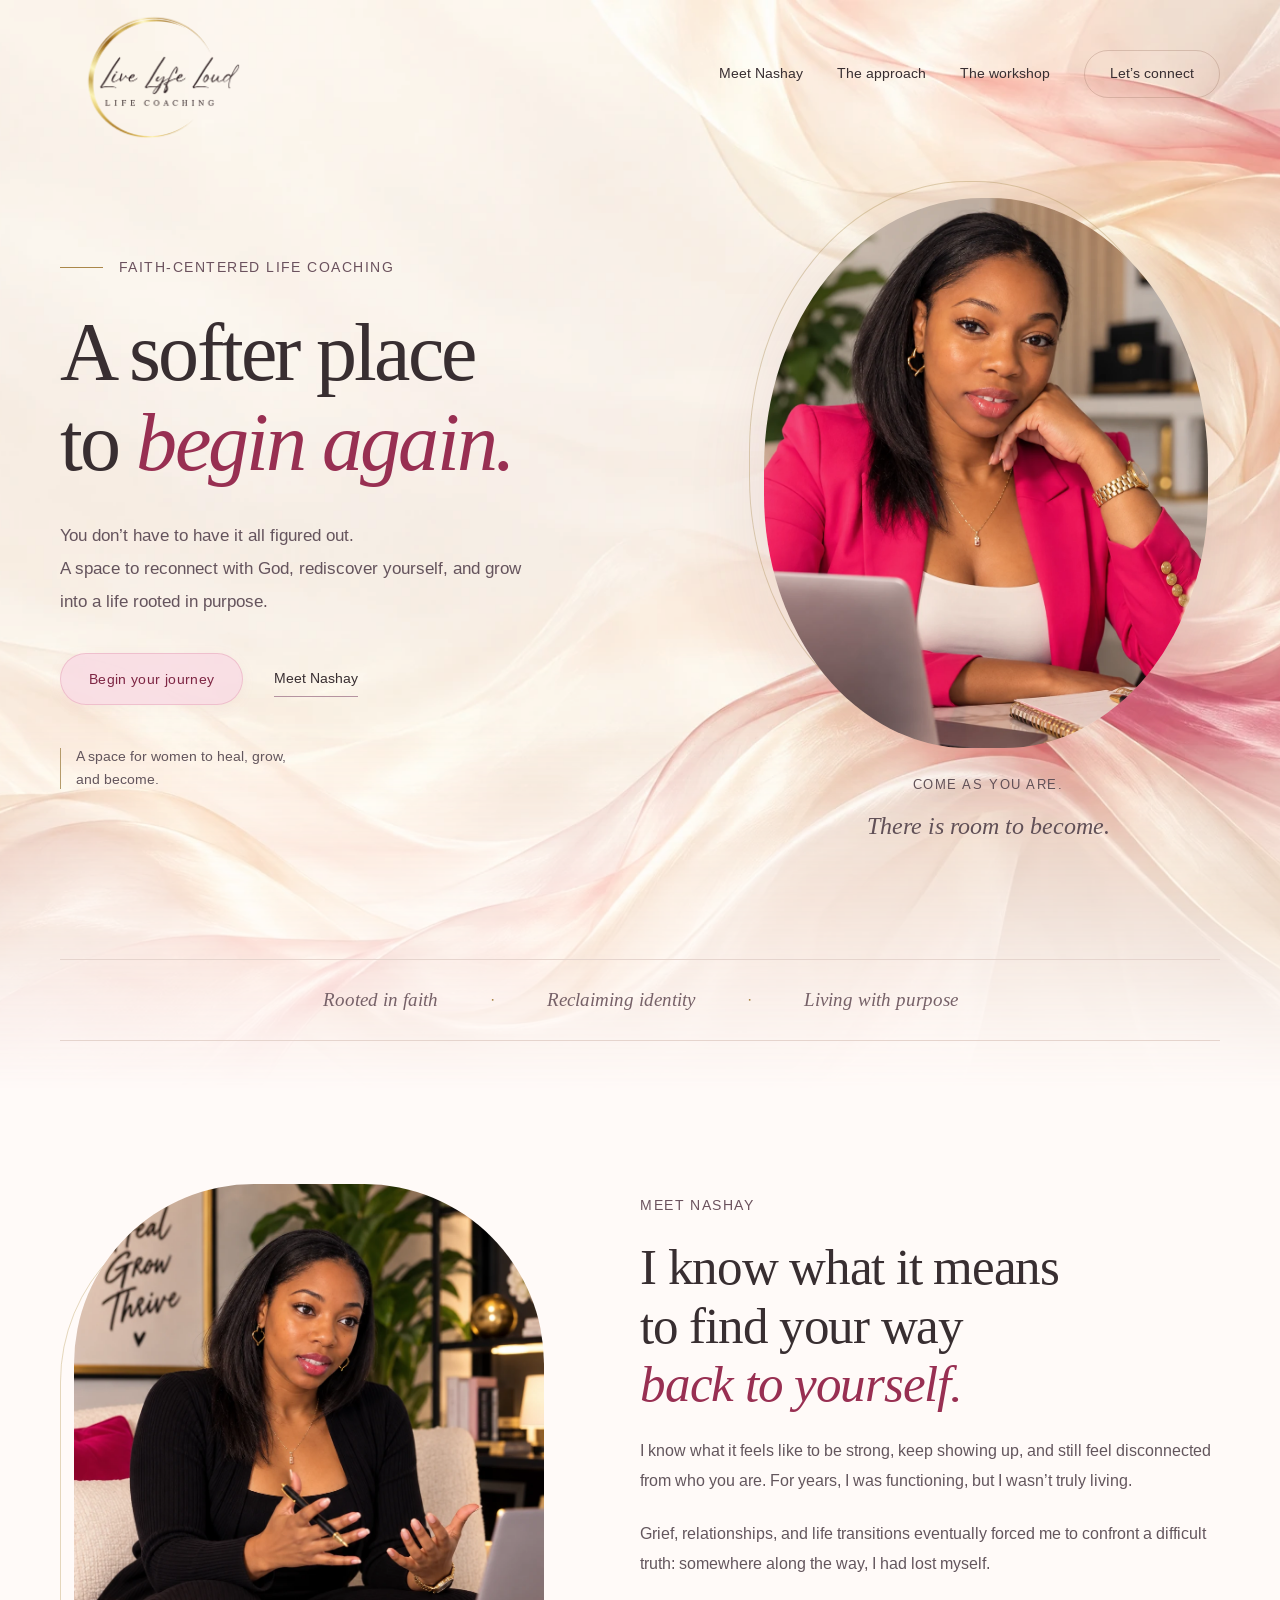
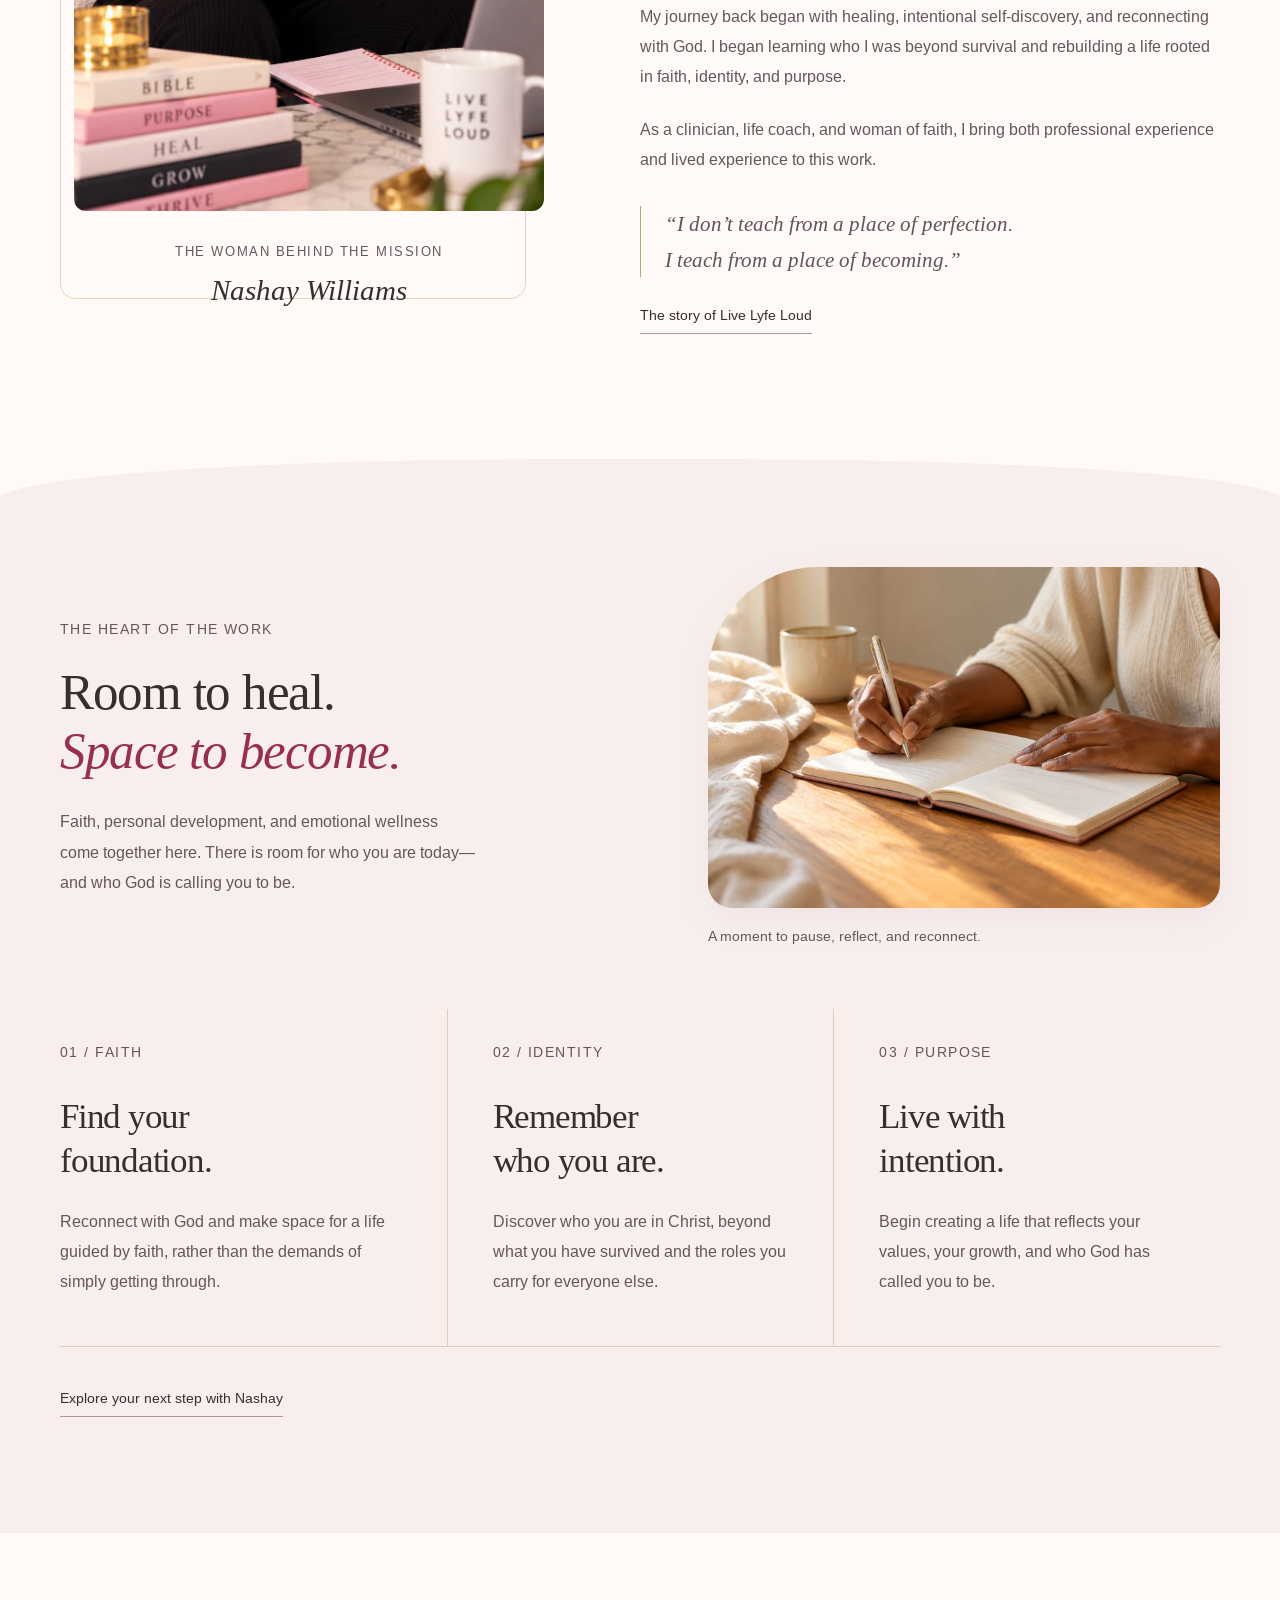
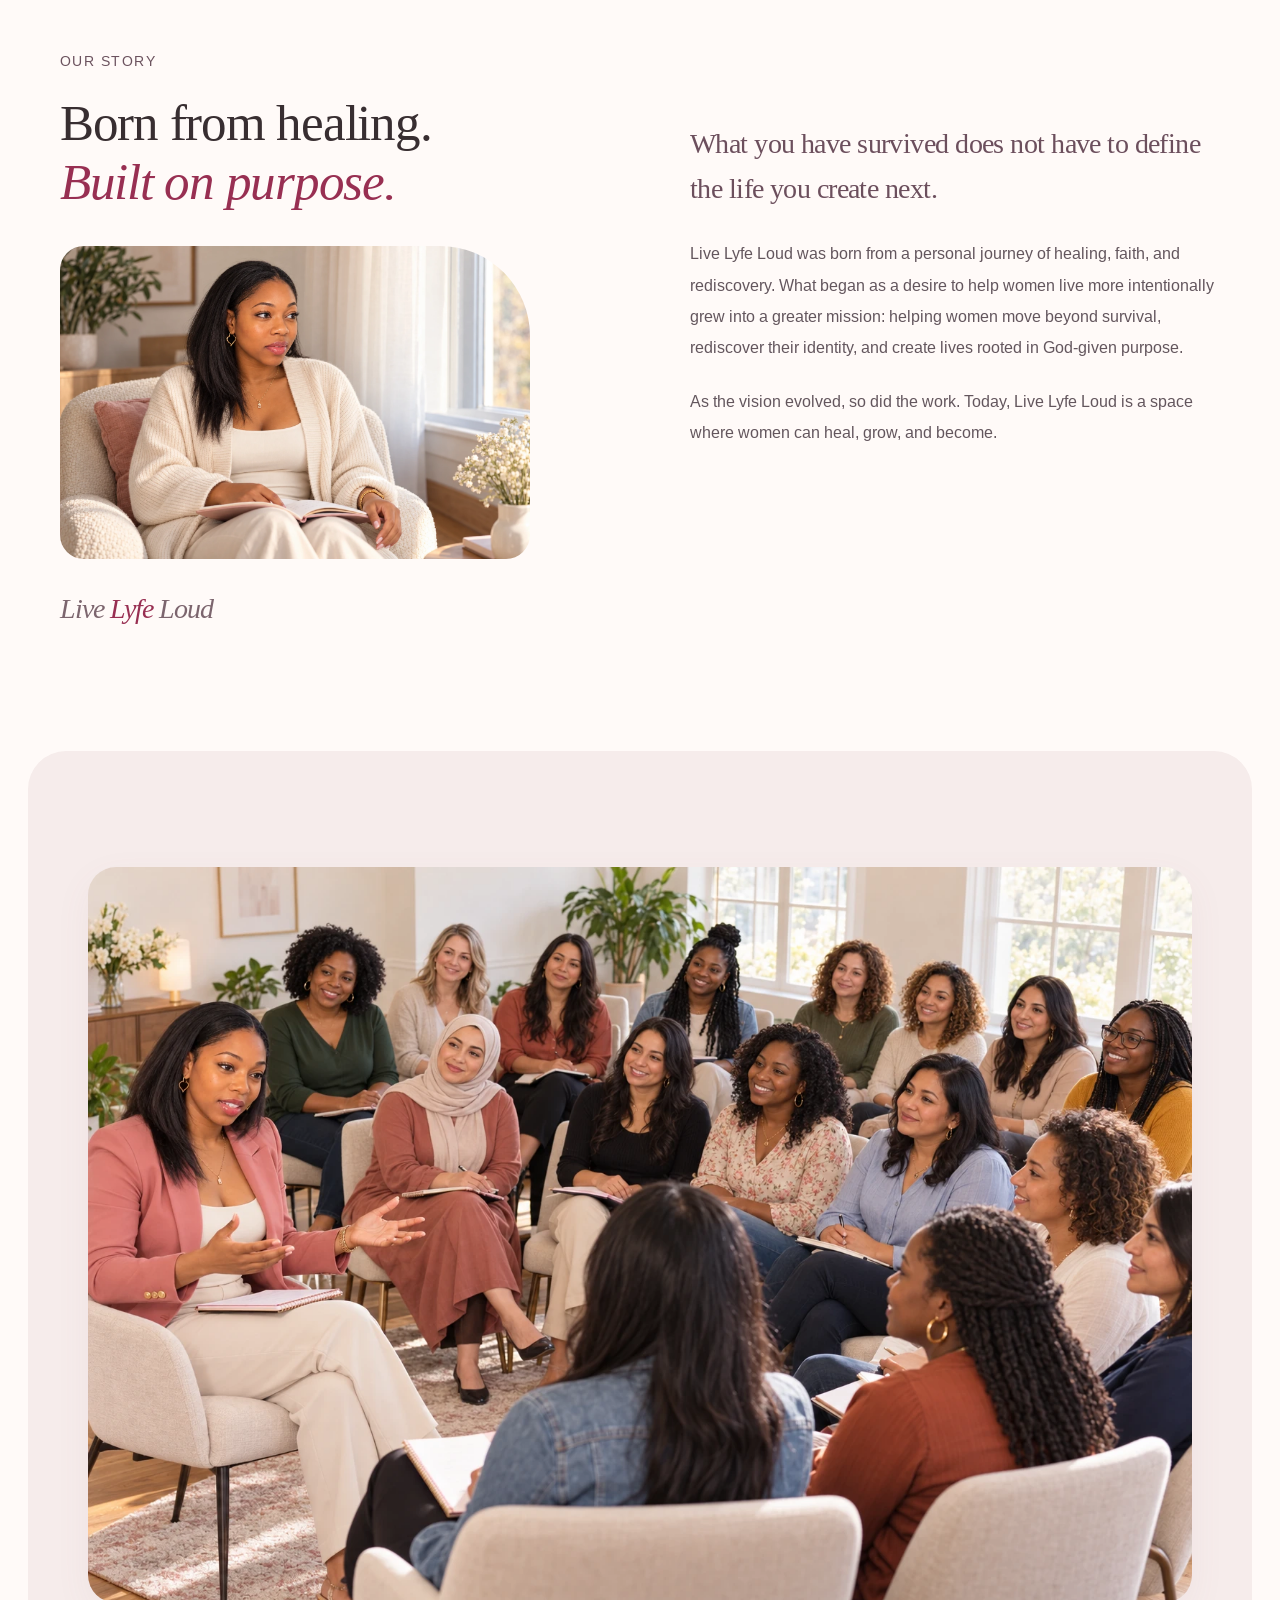
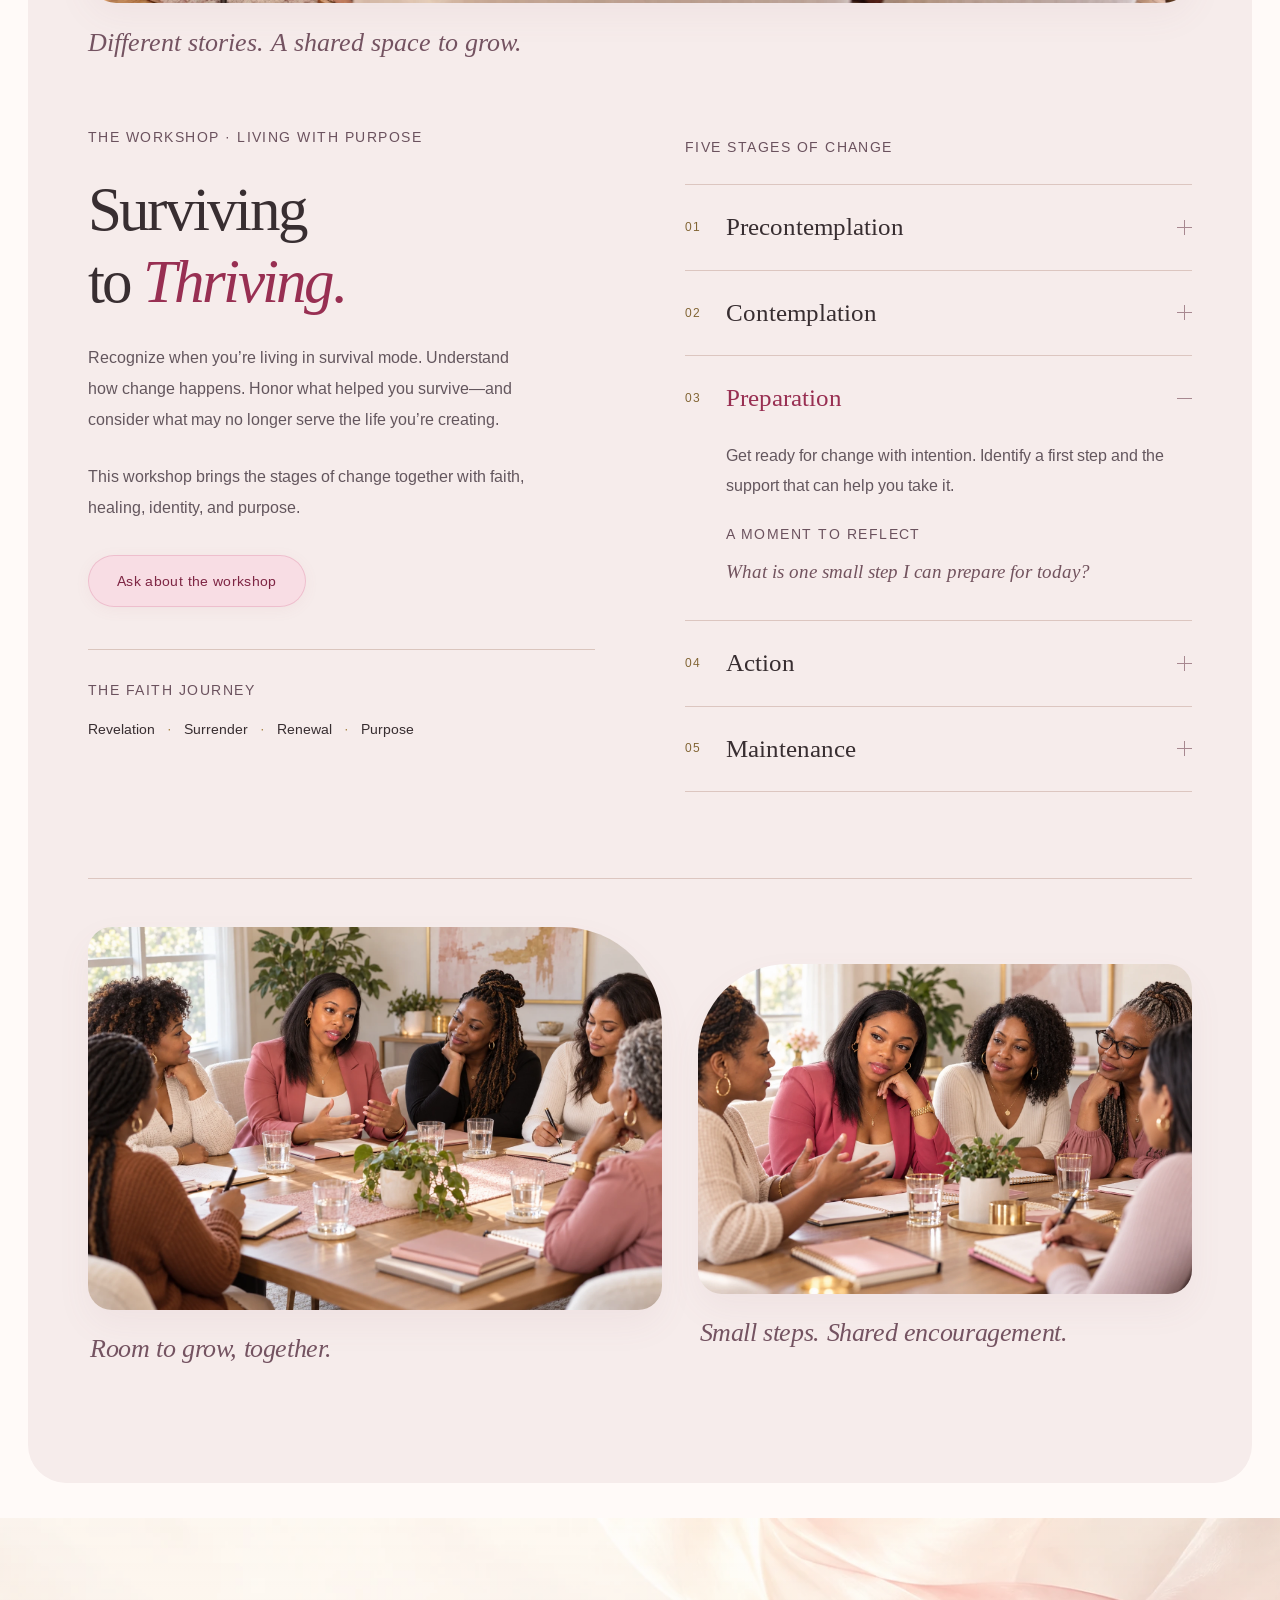
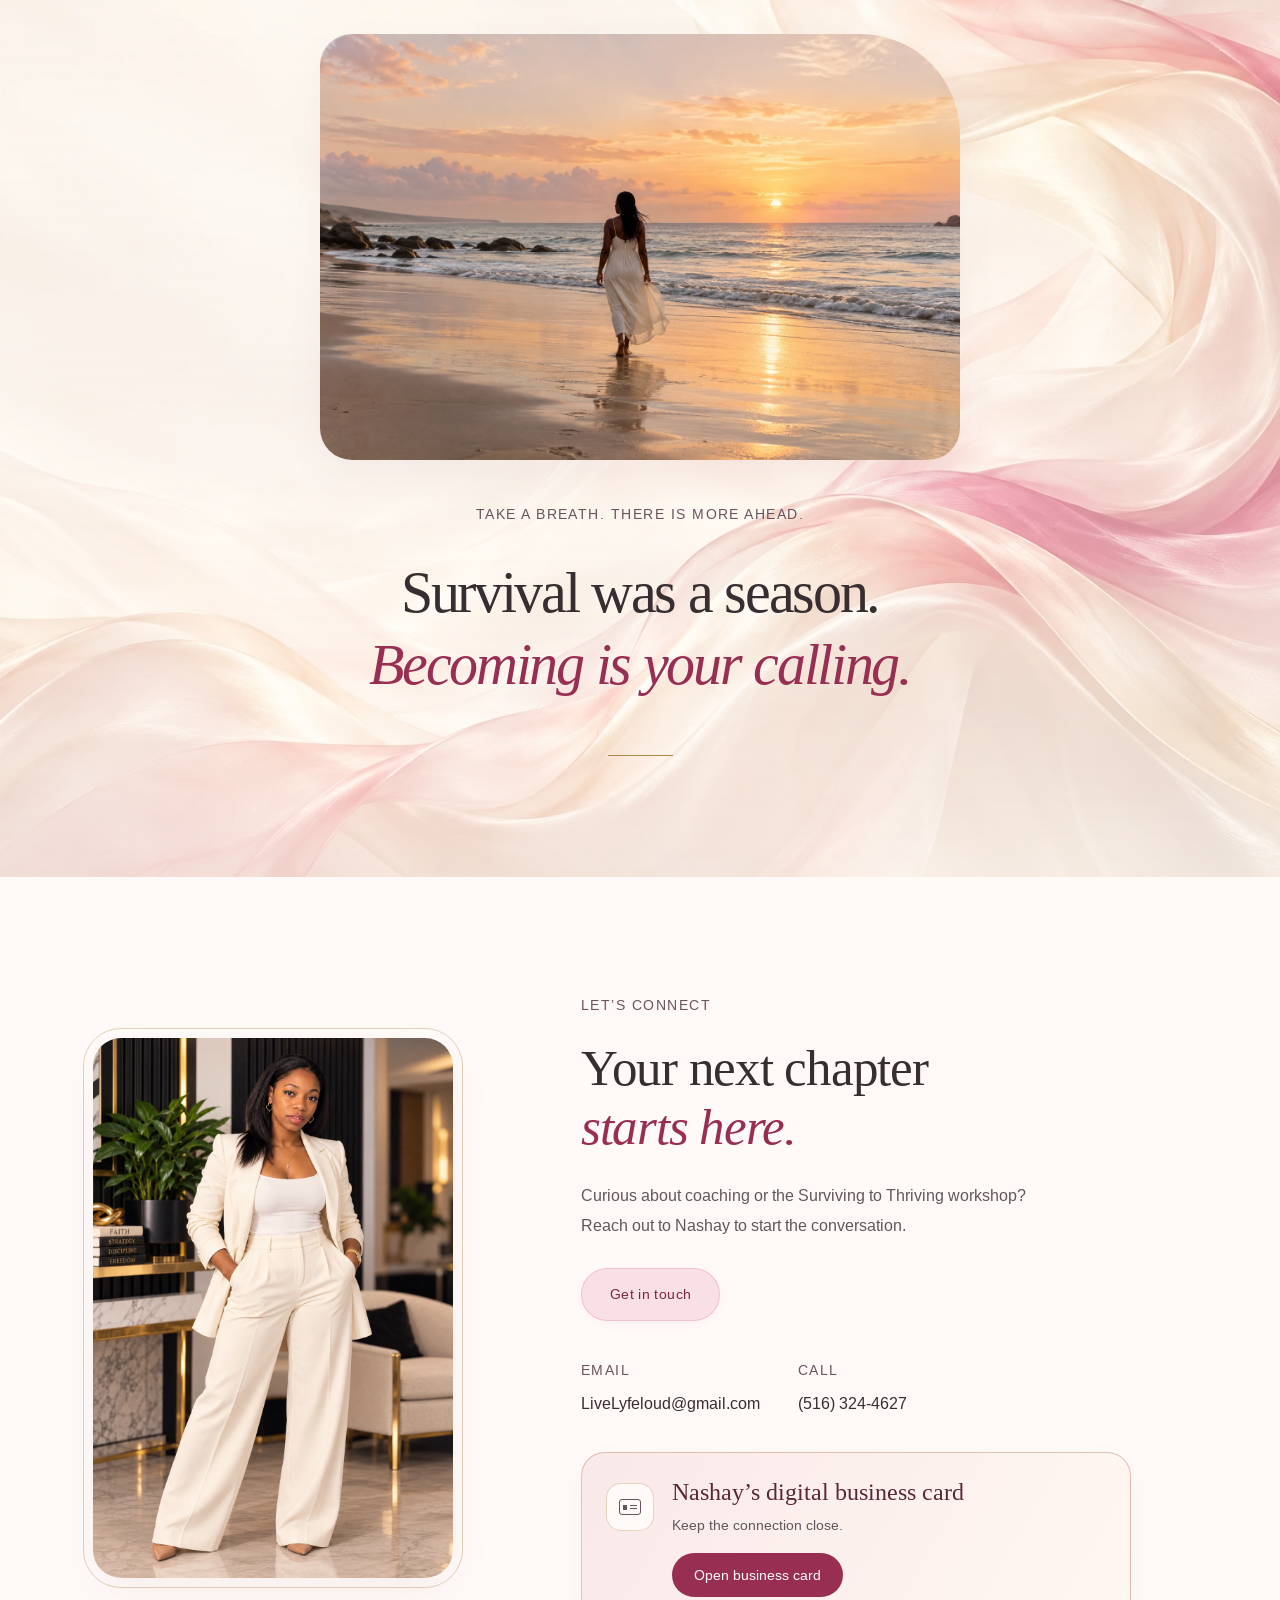
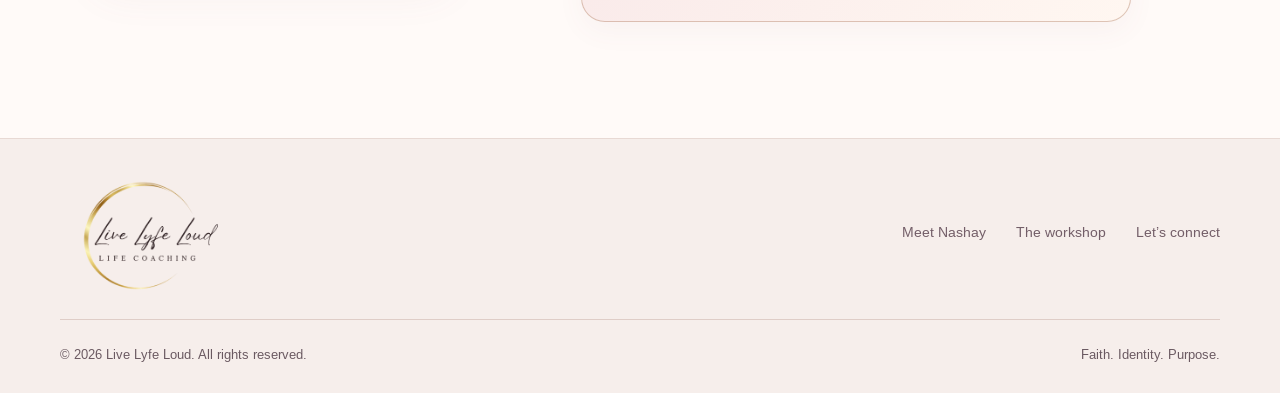
<file: index.html>
<!doctype html>
<html lang="en">
<head>
  <meta charset="utf-8">
  <meta name="viewport" content="width=device-width, initial-scale=1">
  <meta name="theme-color" content="#fffaf8">
  <title>Live Lyfe Loud | From Surviving to Becoming</title>
  <meta name="description" content="Faith-centered life coaching with Nashay Williams. A space for women to heal, rediscover their identity in Christ, and create a life rooted in purpose.">
  <meta property="og:title" content="Live Lyfe Loud | From Surviving to Becoming">
  <meta property="og:description" content="Faith. Identity. Purpose. A space to reconnect with who you are and who God has called you to be.">
  <meta property="og:type" content="website">
  <link rel="icon" type="image/svg+xml" href="data:image/svg+xml,%3Csvg xmlns='http://www.w3.org/2000/svg' viewBox='0 0 64 64'%3E%3Crect width='64' height='64' rx='32' fill='%23fffaf8'/%3E%3Ccircle cx='32' cy='32' r='28' fill='none' stroke='%23aa8749' stroke-width='1.5'/%3E%3Ctext x='32' y='46' text-anchor='middle' font-family='Georgia,serif' font-size='42' fill='%23982f52'%3EL%3C/text%3E%3C/svg%3E">
  <link rel="preload" as="image" href="assets/nashay-pink.webp" fetchpriority="high">
  <link rel="preload" as="image" href="assets/silk-painting.webp">
  <link rel="preload" as="font" href="assets/fonts/serif-regular.woff" type="font/woff" crossorigin>
  <link rel="stylesheet" href="silk.css?v=6">
  <script src="script.js?v=5" defer></script>
</head>
<body>
  <div class="opening-art" aria-hidden="true"></div>
  <a class="skip-link" href="#main">Skip to content</a>
  <header class="site-header">
    <div class="header-inner wrap">
      <a class="brand-logo" href="#home" aria-label="Live Lyfe Loud home"><img src="assets/live-lyfe-loud-logo.png" width="800" height="600" alt="Live Lyfe Loud Life Coaching — script logo with a gold crescent"></a>
      <button class="menu-toggle" aria-label="Open navigation" aria-controls="main-navigation" aria-expanded="false"><span></span><span></span></button>
      <nav id="main-navigation" class="main-navigation" aria-label="Main navigation">
        <a href="#about">Meet Nashay</a>
        <a href="#approach">The approach</a>
        <a href="#workshop">The workshop</a>
        <a class="nav-contact" href="#connect">Let’s connect</a>
      </nav>
    </div>
  </header>

  <main id="main">
    <section class="hero wrap" id="home" aria-labelledby="hero-title">
      <div class="hero-copy">
        <p class="eyebrow"><span class="gold-rule"></span>FAITH-CENTERED LIFE COACHING</p>
        <h1 id="hero-title">A softer place<br>to <em>begin again.</em></h1>
        <p class="hero-intro">You don’t have to have it all figured out.<br>A space to reconnect with God, rediscover yourself, and grow into a life rooted in purpose.</p>
        <div class="hero-actions"><a class="button button-pink" href="#connect">Begin your journey</a><a class="text-link" href="#about">Meet Nashay</a></div>
        <div class="hero-note"><span class="note-line"></span><p>A space for women to heal, grow,<br>and become.</p></div>
      </div>
      <div class="hero-visual">
        <div class="hero-photo-frame"><img src="assets/nashay-pink.webp" width="1024" height="1536" alt="Nashay Williams seated at her desk in a pink blazer" fetchpriority="high"></div>
        <div class="photo-caption"><span>COME AS YOU ARE.</span><strong>There is room to become.</strong></div>
        <span class="side-caption" aria-hidden="true">ROOTED IN FAITH. LIVED WITH PURPOSE.</span>
      </div>
    </section>

    <div class="belief-strip" aria-label="Our foundation"><div class="wrap"><span>Rooted in faith</span><i aria-hidden="true">·</i><span>Reclaiming identity</span><i aria-hidden="true">·</i><span>Living with purpose</span></div></div>

    <section class="about-section section-space wrap" id="about" aria-labelledby="about-title">
      <div class="about-visual">
        <img src="assets/nashay-conversation.webp" width="1024" height="1536" alt="Nashay in conversation, with a journal and books at her desk" loading="lazy">
        <div class="about-photo-label"><span>THE WOMAN BEHIND THE MISSION</span><p>Nashay Williams</p></div>
      </div>
      <div class="about-copy">
        <p class="eyebrow">MEET NASHAY</p>
        <h2 id="about-title">I know what it means<br>to find your way<br><em>back to yourself.</em></h2>
        <p>I know what it feels like to be strong, keep showing up, and still feel disconnected from who you are. For years, I was functioning, but I wasn’t truly living.</p>
        <p>Grief, relationships, and life transitions eventually forced me to confront a difficult truth: somewhere along the way, I had lost myself.</p>
        <p>My journey back began with healing, intentional self-discovery, and reconnecting with God. I began learning who I was beyond survival and rebuilding a life rooted in faith, identity, and purpose.</p>
        <p>As a clinician, life coach, and woman of faith, I bring both professional experience and lived experience to this work.</p>
        <blockquote>“I don’t teach from a place of perfection.<br>I teach from a place of becoming.”</blockquote>
        <a class="text-link" href="#story">The story of Live Lyfe Loud</a>
      </div>
    </section>

    <section class="approach-section section-space" id="approach" aria-labelledby="approach-title">
      <div class="wrap">
        <div class="section-heading"><div class="section-heading-copy"><p class="eyebrow">THE HEART OF THE WORK</p><h2 id="approach-title">Room to heal.<br><em>Space to become.</em></h2><p>Faith, personal development, and emotional wellness come together here. There is room for who you are today—and who God is calling you to be.</p></div><figure class="section-photo approach-photo"><img src="assets/intentional-journaling.webp" width="1536" height="1024" alt="Hands writing in an open journal beside a mug in soft natural light" loading="lazy" decoding="async"><figcaption>A moment to pause, reflect, and reconnect.</figcaption></figure></div>
        <div class="pillars">
          <article class="pillar"><span class="pillar-number">01 / FAITH</span><h3>Find your<br>foundation.</h3><p>Reconnect with God and make space for a life guided by faith, rather than the demands of simply getting through.</p></article>
          <article class="pillar"><span class="pillar-number">02 / IDENTITY</span><h3>Remember<br>who you are.</h3><p>Discover who you are in Christ, beyond what you have survived and the roles you carry for everyone else.</p></article>
          <article class="pillar"><span class="pillar-number">03 / PURPOSE</span><h3>Live with<br>intention.</h3><p>Begin creating a life that reflects your values, your growth, and who God has called you to be.</p></article>
        </div>
        <a class="text-link" href="#connect">Explore your next step with Nashay</a>
      </div>
    </section>

    <section class="story-section section-space wrap" id="story" aria-labelledby="story-title">
      <div class="story-heading"><p class="eyebrow">OUR STORY</p><h2 id="story-title">Born from healing.<br><em>Built on purpose.</em></h2><figure class="section-photo story-photo"><img src="assets/nashay-reflection.webp" width="1536" height="1024" alt="Nashay seated beside a window with an open journal" loading="lazy" decoding="async"></figure><div class="story-signature">Live <span>Lyfe</span> Loud</div></div>
      <div class="story-copy"><p class="large-copy">What you have survived does not have to define the life you create next.</p><p>Live Lyfe Loud was born from a personal journey of healing, faith, and rediscovery. What began as a desire to help women live more intentionally grew into a greater mission: helping women move beyond survival, rediscover their identity, and create lives rooted in God-given purpose.</p><p>As the vision evolved, so did the work. Today, Live Lyfe Loud is a space where women can heal, grow, and become.</p></div>
    </section>

    <section class="workshop-section section-space" id="workshop" aria-labelledby="workshop-title">
      <figure class="workshop-banner wrap"><img src="assets/workshop-diverse-circle.webp" width="1536" height="1024" alt="Nashay and a diverse circle of women sharing journals and conversation" loading="lazy" decoding="async"><figcaption>Different stories. A shared space to grow.</figcaption></figure>
      <div class="wrap workshop-grid">
        <div class="workshop-copy"><p class="eyebrow">THE WORKSHOP · LIVING WITH PURPOSE</p><h2 id="workshop-title">Surviving<br>to <em>Thriving.</em></h2><p>Recognize when you’re living in survival mode. Understand how change happens. Honor what helped you survive—and consider what may no longer serve the life you’re creating.</p><p>This workshop brings the stages of change together with faith, healing, identity, and purpose.</p><a class="button button-pink" href="mailto:LiveLyfeloud@gmail.com?subject=Surviving%20to%20Thriving%20workshop%20inquiry">Ask about the workshop</a><div class="faith-journey"><span>THE FAITH JOURNEY</span><p>Revelation <b>·</b> Surrender <b>·</b> Renewal <b>·</b> Purpose</p></div></div>
        <div class="workshop-stages"><p class="stages-label">FIVE STAGES OF CHANGE</p>
          <details name="change-stages"><summary><span class="stage-number">01</span><span>Precontemplation</span><span class="expand-mark" aria-hidden="true"></span></summary><div class="stage-content"><p>Before you feel ready to change, there can be space to notice how you’re living and what you need.</p><p class="reflection"><span>A MOMENT TO REFLECT</span>Where in my life am I simply getting through?</p></div></details>
          <details name="change-stages"><summary><span class="stage-number">02</span><span>Contemplation</span><span class="expand-mark" aria-hidden="true"></span></summary><div class="stage-content"><p>Begin considering change. Acknowledge both the desire for something different and the uncertainty that may come with it.</p><p class="reflection"><span>A MOMENT TO REFLECT</span>What would I like to be different?</p></div></details>
          <details name="change-stages" open><summary><span class="stage-number">03</span><span>Preparation</span><span class="expand-mark" aria-hidden="true"></span></summary><div class="stage-content"><p>Get ready for change with intention. Identify a first step and the support that can help you take it.</p><p class="reflection"><span>A MOMENT TO REFLECT</span>What is one small step I can prepare for today?</p></div></details>
          <details name="change-stages"><summary><span class="stage-number">04</span><span>Action</span><span class="expand-mark" aria-hidden="true"></span></summary><div class="stage-content"><p>Put your intentions into practice. Make room for choices that reflect the life you want to create.</p><p class="reflection"><span>A MOMENT TO REFLECT</span>What choice can I make differently this week?</p></div></details>
          <details name="change-stages"><summary><span class="stage-number">05</span><span>Maintenance</span><span class="expand-mark" aria-hidden="true"></span></summary><div class="stage-content"><p>Nurture the changes you’ve begun. Return to the practices and support that help you keep growing.</p><p class="reflection"><span>A MOMENT TO REFLECT</span>What helps me stay connected to my purpose?</p></div></details>
        </div>
      </div>
      <div class="workshop-moments wrap" aria-label="Conversation and reflection">
        <figure class="workshop-moment moment-wide">
          <img src="assets/workshop-gathering.webp" width="1536" height="1024" alt="Nashay in conversation with women seated together around a table" loading="lazy" decoding="async">
          <figcaption><span class="moment-title">Room to grow, together.</span></figcaption>
        </figure>
        <figure class="workshop-moment moment-intimate">
          <img src="assets/workshop-reflection.webp" width="1536" height="1024" alt="Nashay listening to women during a small-group journaling discussion" loading="lazy" decoding="async">
          <figcaption><span class="moment-title">Small steps. Shared encouragement.</span></figcaption>
        </figure>
      </div>
    </section>

    <section class="calling-section" aria-label="A reminder for your journey"><div class="wrap"><figure class="calling-photo"><img src="assets/a-new-beginning.webp" width="1536" height="1024" alt="A woman walking toward the morning light along a quiet shoreline" loading="lazy" decoding="async"></figure><p class="eyebrow">TAKE A BREATH. THERE IS MORE AHEAD.</p><p class="calling-quote">Survival was a season.<br><em>Becoming is your calling.</em></p><span class="gold-rule" aria-hidden="true"></span></div></section>

    <section class="connect-section section-space wrap" id="connect" aria-labelledby="connect-title">
      <div class="connect-portrait"><img src="assets/nashay-white.webp" width="1024" height="1536" alt="Nashay Williams standing in a cream suit" loading="lazy"></div>
      <div class="connect-copy"><p class="eyebrow">LET’S CONNECT</p><h2 id="connect-title">Your next chapter<br><em>starts here.</em></h2><p>Curious about coaching or the Surviving to Thriving workshop? Reach out to Nashay to start the conversation.</p><a class="button button-pink" href="mailto:LiveLyfeloud@gmail.com?subject=Let%E2%80%99s%20connect%20%E2%80%94%20Live%20Lyfe%20Loud">Get in touch</a>
        <div class="contact-details"><div><span>EMAIL</span><a href="mailto:LiveLyfeloud@gmail.com">LiveLyfeloud@gmail.com</a></div><div><span>CALL</span><a href="tel:+15163244627">(516) 324-4627</a></div></div>
        <a class="business-card" href="https://hihello.com/p/fc163d3c-0f7d-4a9d-80c2-f171ba8f3b7e" target="_blank" rel="noopener noreferrer">
          <span class="business-card-symbol" aria-hidden="true"><span class="card-icon"><span></span><span></span></span></span>
          <span class="business-card-copy"><span class="business-card-title">Nashay’s digital business card</span><span class="business-card-note">Keep the connection close.</span></span>
          <span class="business-card-action">Open business card</span>
          <span class="sr-only"> (opens in a new tab)</span>
        </a>
      </div>
    </section>
  </main>

  <footer class="site-footer"><div class="wrap footer-top"><a class="brand-logo footer-logo" href="#home" aria-label="Live Lyfe Loud home"><img src="assets/live-lyfe-loud-logo.png" width="800" height="600" alt="Live Lyfe Loud Life Coaching"></a><nav aria-label="Footer navigation"><a href="#about">Meet Nashay</a><a href="#workshop">The workshop</a><a href="#connect">Let’s connect</a></nav></div><div class="wrap footer-bottom"><p>© <span id="year">2026</span> Live Lyfe Loud. All rights reserved.</p><p>Faith. Identity. Purpose.</p></div></footer>
</body>
</html>
</file>
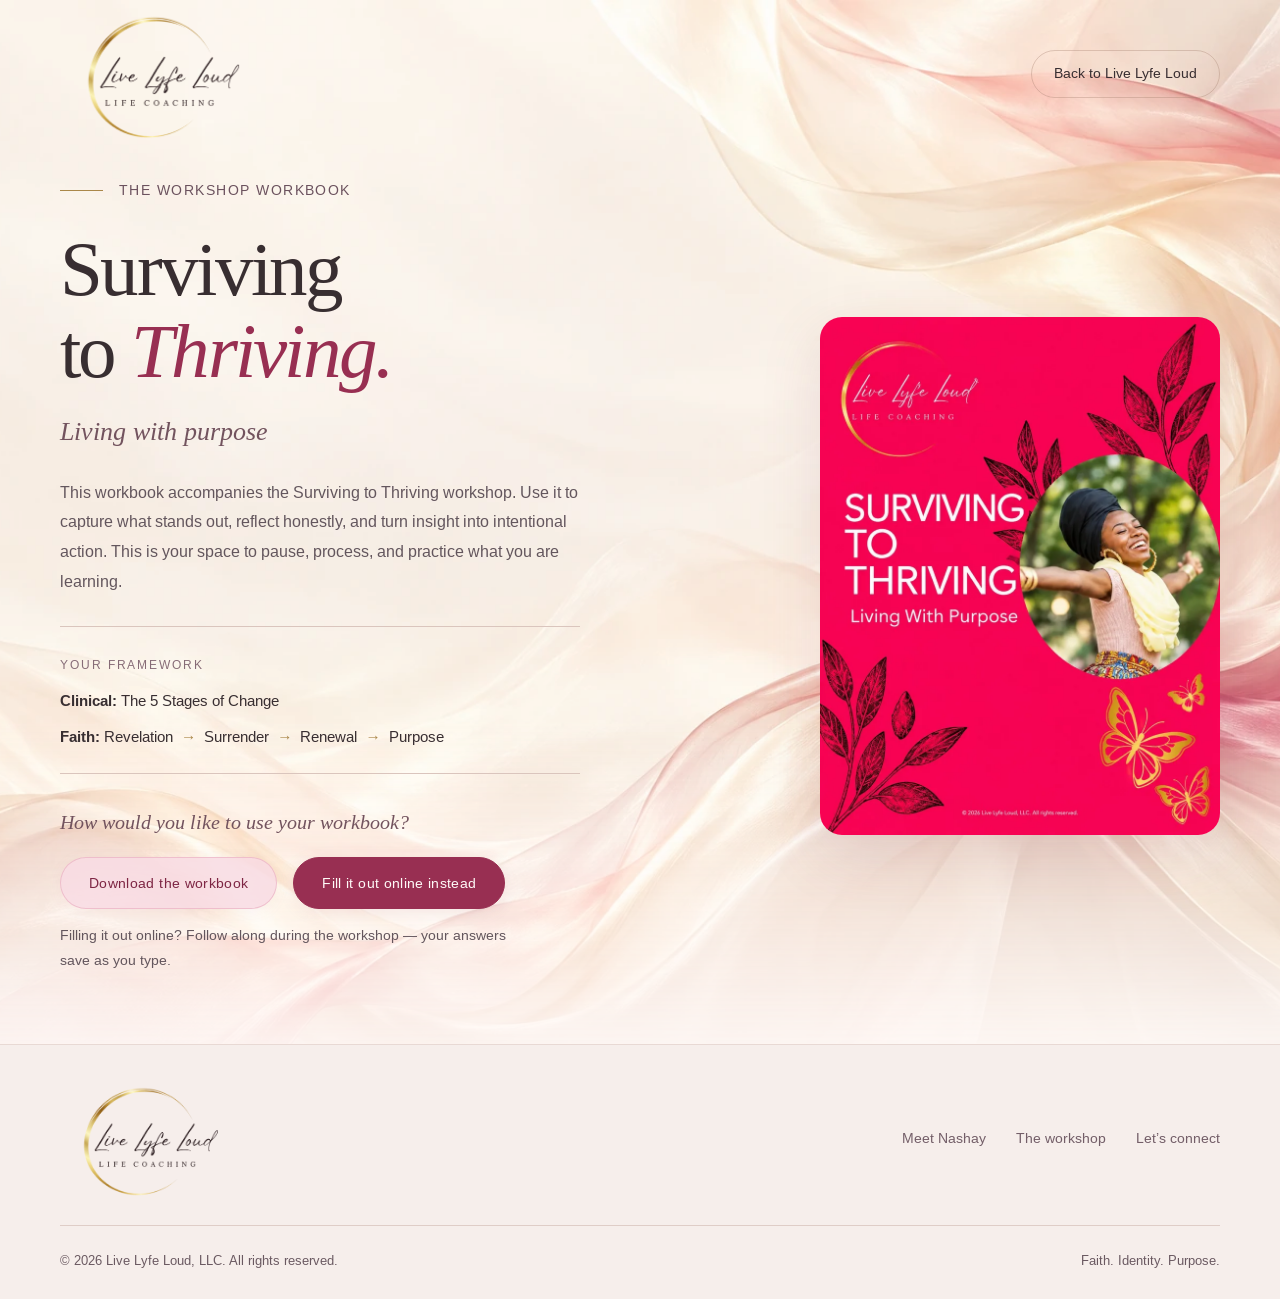
<file: workbook/index.html>
<!doctype html>
<html lang="en">
<head>
  <meta charset="utf-8">
  <meta name="viewport" content="width=device-width, initial-scale=1">
  <meta name="theme-color" content="#fffaf8">
  <meta name="robots" content="noindex">
  <title>Surviving to Thriving Workbook | Live Lyfe Loud</title>
  <meta name="description" content="The Surviving to Thriving workshop workbook. Capture what stands out, reflect honestly, and turn insight into intentional action.">
  <meta property="og:title" content="Surviving to Thriving Workbook | Live Lyfe Loud">
  <meta property="og:description" content="Living with purpose. Your space to pause, process, and practice what you are learning.">
  <meta property="og:type" content="website">
  <link rel="icon" type="image/svg+xml" href="data:image/svg+xml,%3Csvg xmlns='http://www.w3.org/2000/svg' viewBox='0 0 64 64'%3E%3Crect width='64' height='64' rx='32' fill='%23fffaf8'/%3E%3Ccircle cx='32' cy='32' r='28' fill='none' stroke='%23aa8749' stroke-width='1.5'/%3E%3Ctext x='32' y='46' text-anchor='middle' font-family='Georgia,serif' font-size='42' fill='%23982f52'%3EL%3C/text%3E%3C/svg%3E">
  <link rel="preload" as="image" href="assets/cover.webp" fetchpriority="high">
  <link rel="preload" as="font" href="../assets/fonts/serif-regular.woff" type="font/woff" crossorigin>
  <link rel="stylesheet" href="../silk.css?v=6">
  <link rel="stylesheet" href="workbook.css?v=3">
  <script>
    // Hide the online workbook until it is opened; reopen it automatically if it was in use (e.g. after a refresh).
    document.documentElement.classList.add('js-enabled');
    try { if (localStorage.getItem('lll-workbook-open') === '1' || location.hash.indexOf('#a=') === 0) document.documentElement.classList.add('wb-is-open'); } catch {}
  </script>
  <script src="workbook.js?v=3" defer></script>
</head>
<body class="workbook-page">
  <div class="opening-art" aria-hidden="true"></div>
  <a class="skip-link" href="#main">Skip to content</a>
  <header class="site-header">
    <div class="header-inner wrap">
      <a class="brand-logo" href="../" aria-label="Live Lyfe Loud home"><img src="../assets/live-lyfe-loud-logo.png" width="800" height="600" alt="Live Lyfe Loud Life Coaching — script logo with a gold crescent"></a>
      <a class="wb-home-link" href="../">Back to Live Lyfe Loud</a>
    </div>
  </header>

  <main id="main">
    <section class="wb-hero wrap" aria-labelledby="wb-title">
      <div class="wb-hero-copy">
        <p class="eyebrow"><span class="gold-rule"></span>THE WORKSHOP WORKBOOK</p>
        <h1 id="wb-title">Surviving<br>to <em>Thriving.</em></h1>
        <p class="wb-subtitle">Living with purpose</p>
        <p class="wb-intro">This workbook accompanies the Surviving to Thriving workshop. Use it to capture what stands out, reflect honestly, and turn insight into intentional action. This is your space to pause, process, and practice what you are learning.</p>
        <div class="wb-framework">
          <span>YOUR FRAMEWORK</span>
          <p><strong>Clinical:</strong> The 5 Stages of Change</p>
          <p><strong>Faith:</strong> Revelation <b>→</b> Surrender <b>→</b> Renewal <b>→</b> Purpose</p>
        </div>
        <p class="wb-choose">How would you like to use your workbook?</p>
        <div class="hero-actions wb-choices">
          <a class="button button-pink" href="surviving-to-thriving-workbook.pdf" download>Download the workbook</a>
          <button class="button wb-online-btn" type="button" id="open-online" aria-expanded="false" aria-controls="online-workbook">Fill it out online instead</button>
        </div>
        <p class="wb-choose-note">Filling it out online? Follow along during the workshop — your answers save as you type.</p>
      </div>
      <figure class="wb-cover"><img src="assets/cover.webp" width="816" height="1056" alt="Workbook cover: Surviving to Thriving, Living With Purpose — a joyful woman with arms open wide, framed by gold butterflies" fetchpriority="high"></figure>
    </section>

    <div class="wb-online" id="online-workbook" tabindex="-1" aria-label="Online workbook">
    <div class="wb-save-note wrap" role="note">
      <p><strong>Your words stay with you.</strong> Answers save on this device as you type — if your phone dies or the page refreshes, they’ll be right here when you come back on this same browser. Nothing is shared until you choose to send it.</p>
      <p class="wb-save-switch">Switching devices? <a href="#resume">Email yourself a link</a></p>
    </div>
    <p class="wb-save-pill" id="save-status" aria-live="polite"></p>

    <form class="wb-form" id="workbook-form" action="https://formspree.io/f/xaeqolzd" method="POST">
      <input type="hidden" name="_subject" value="Surviving to Thriving workbook submission">
      <input type="text" name="_gotcha" class="wb-honeypot" tabindex="-1" autocomplete="off" aria-hidden="true">

      <!-- Session notes -->
      <section class="wb-chapter wrap" id="session-notes" aria-labelledby="notes-title">
        <div class="wb-card">
          <p class="wb-kicker">WELCOME</p>
          <h2 id="notes-title">Session notes</h2>
          <label class="sr-only" for="f-session-notes">Session notes</label>
          <textarea id="f-session-notes" name="Session notes" rows="8" placeholder="Capture what stands out as you go…"></textarea>
        </div>
      </section>

      <!-- Survival mode -->
      <section class="wb-chapter wrap" aria-labelledby="survival-title">
        <div class="wb-lesson">
          <div class="wb-lesson-copy">
            <p class="eyebrow">THE STARTING POINT</p>
            <h2 id="survival-title">Survival <em>mode.</em></h2>
            <h3>What can survival mode look like?</h3>
            <ul class="wb-list">
              <li>functioning on autopilot</li>
              <li>constantly putting out fires</li>
              <li>ignoring your own needs</li>
              <li>difficulty planning beyond the immediate future</li>
              <li>making decisions primarily from fear</li>
              <li>staying busy to avoid emotions</li>
              <li>remaining in unhealthy situations because they feel familiar</li>
              <li>feeling emotionally disconnected</li>
              <li>constantly expecting something to go wrong</li>
              <li>believing, “This is just how my life is.”</li>
            </ul>
            <p class="wb-pullquote">How do you get out?</p>
          </div>
          <figure class="wb-slide"><img src="assets/slide-survival-mode.webp" width="980" height="551" alt="Workshop slide: Survival Mode — what can survival mode look like" loading="lazy" decoding="async"></figure>
        </div>
        <div class="wb-card">
          <p class="wb-kicker">OPENING REFLECTION</p>
          <label class="wb-question" for="f-opening">Where in my life have I become accustomed to surviving instead of fully living?</label>
          <textarea id="f-opening" name="Opening reflection — Where in my life have I become accustomed to surviving instead of fully living?" rows="7"></textarea>
        </div>
      </section>

      <!-- Stage 1 -->
      <section class="wb-chapter wrap" aria-labelledby="stage1-title">
        <div class="wb-lesson">
          <div class="wb-lesson-copy">
            <p class="eyebrow">STAGE 1 · PRECONTEMPLATION – CONTEMPLATION</p>
            <h2 id="stage1-title">Recognizing <em>survival mode.</em></h2>
            <div class="wb-columns">
              <div>
                <h3>Precontemplation</h3>
                <p>A person may not yet recognize that something needs to change. They may believe:</p>
                <ul class="wb-list"><li>This is normal</li><li>I’m fine</li><li>This is just who I am</li><li>I’m handling it</li></ul>
              </div>
              <div>
                <h3>Contemplation</h3>
                <p>A person begins to recognize that something may not be working. They begin asking: “Is this healthy?” “Is this really how I want to live?” “Could something be different?”</p>
                <p>This stage centers on:</p>
                <ul class="wb-list"><li>awareness</li><li>insight</li><li>pattern recognition</li><li>increasing motivation for change</li></ul>
              </div>
            </div>
            <blockquote class="wb-scripture"><span>REVELATION · PSALM 139:23–24</span>Search me, God, and know my heart; test me and know my anxious thoughts. See if there is any offensive way in me, and lead me in the way everlasting.</blockquote>
          </div>
          <figure class="wb-slide"><img src="assets/slide-stage-1.webp" width="980" height="551" alt="Workshop slide: Stage 1, Recognizing Survival Mode — Precontemplation, Revelation, Contemplation" loading="lazy" decoding="async"></figure>
        </div>
        <div class="wb-card">
          <p class="wb-kicker">STAGE 1 REFLECTION</p>
          <p class="wb-question">What have I normalized because I have been in survival mode?</p>
          <div class="wb-grid">
            <div class="wb-field"><label for="f-s1-pattern">What pattern am I noticing?</label><textarea id="f-s1-pattern" name="Stage 1 — What pattern am I noticing?" rows="5"></textarea></div>
            <div class="wb-field"><label for="f-s1-god">What might God be showing me?</label><textarea id="f-s1-god" name="Stage 1 — What might God be showing me?" rows="5"></textarea></div>
          </div>
          <p class="wb-prayer">“God, show me what I need to see.”</p>
        </div>
      </section>

      <!-- Stage 2 -->
      <section class="wb-chapter wrap" aria-labelledby="stage2-title">
        <div class="wb-lesson">
          <div class="wb-lesson-copy">
            <p class="eyebrow">STAGE 2 · PREPARATION TO ACTION</p>
            <h2 id="stage2-title">Building <em>a plan.</em></h2>
            <h3>Adaptive coping</h3>
            <p>Adaptive coping refers to thoughts, behaviors, or strategies that help a person adjust to or manage difficult circumstances. Examples may include:</p>
            <ul class="wb-list">
              <li>becoming highly independent when support was unavailable</li>
              <li>emotionally distancing during overwhelming situations</li>
              <li>becoming highly alert in unpredictable environments</li>
              <li>working excessively to maintain stability</li>
              <li>trying to reduce conflict in unsafe situations</li>
            </ul>
          </div>
          <figure class="wb-slide"><img src="assets/slide-stage-2.webp" width="980" height="551" alt="Workshop slide: Stage 2, Building a Plan — adaptive coping" loading="lazy" decoding="async"></figure>
        </div>
        <div class="wb-card">
          <p class="wb-kicker">PREPARATION → ACTION</p>
          <p class="wb-question">What helped me survive — and what needs to change now?</p>
          <div class="wb-grid">
            <div class="wb-field"><span class="wb-tag">KEEP / HONOR</span><label for="f-s2-keep">What adaptive strength do I want to keep?</label><textarea id="f-s2-keep" name="Stage 2 — Keep / honor: What adaptive strength do I want to keep?" rows="5"></textarea></div>
            <div class="wb-field"><span class="wb-tag">CHANGE / BUILD</span><label for="f-s2-change">What needs a healthier response?</label><textarea id="f-s2-change" name="Stage 2 — Change / build: What needs a healthier response?" rows="5"></textarea></div>
          </div>
          <p class="wb-prayer">“Before we judge the behavior, we understand the function.”</p>
        </div>

        <div class="wb-card wb-card-plan">
          <p class="wb-kicker">STOP · START · CONTINUE</p>
          <h3 class="wb-card-title">My action plan</h3>
          <div class="wb-field"><span class="wb-tag">STOP</span><label for="f-stop">What do I need to stop doing?</label><textarea id="f-stop" name="Action plan — Stop: What do I need to stop doing?" rows="3"></textarea></div>
          <div class="wb-field"><span class="wb-tag">START</span><label for="f-start">What healthier behavior do I need to begin?</label><textarea id="f-start" name="Action plan — Start: What healthier behavior do I need to begin?" rows="3"></textarea></div>
          <div class="wb-field"><span class="wb-tag">CONTINUE</span><label for="f-continue">What is already helping me move forward?</label><textarea id="f-continue" name="Action plan — Continue: What is already helping me move forward?" rows="3"></textarea></div>
          <div class="wb-field wb-field-feature"><label for="f-next-right">My next right step is…</label><textarea id="f-next-right" name="Action plan — My next right step is…" rows="3"></textarea></div>
        </div>
      </section>

      <!-- Stage 3 -->
      <section class="wb-chapter wrap" aria-labelledby="stage3-title">
        <div class="wb-lesson">
          <div class="wb-lesson-copy">
            <p class="eyebrow">STEP 3 · ACTION – MAINTENANCE</p>
            <h2 id="stage3-title">I’m out. <em>Now what?</em></h2>
            <h3>Maladaptive coping</h3>
            <p>Maladaptive coping refers to thoughts, behaviors, or strategies that may provide short-term relief or protection but eventually interfere with healthy functioning, relationships, healing, or growth.</p>
            <p class="wb-small-label">EXAMPLES</p>
            <ul class="wb-list wb-list-split">
              <li>hyper-independence</li><li>people-pleasing</li><li>emotional shutdown</li><li>avoidance</li><li>hypervigilance</li><li>overfunctioning</li><li>difficulty trusting</li><li>constantly expecting danger</li><li>inability to receive support</li>
            </ul>
          </div>
          <figure class="wb-slide"><img src="assets/slide-stage-3.webp" width="980" height="551" alt="Workshop slide: Step 3, I’m Out, Now What? — maladaptive coping" loading="lazy" decoding="async"></figure>
        </div>
        <div class="wb-card">
          <p class="wb-kicker">ACTION → MAINTENANCE</p>
          <p class="wb-question">What helped me survive may not be what helps me thrive. What no longer works?</p>
          <div class="wb-field"><label for="f-outgrow">The survival response I am ready to outgrow:</label><textarea id="f-outgrow" name="Action → Maintenance — The survival response I am ready to outgrow" rows="6"></textarea></div>
          <p class="wb-prayer">Awareness creates freedom.</p>
        </div>
      </section>

      <!-- The process -->
      <section class="wb-chapter wrap" aria-labelledby="process-title">
        <div class="wb-process">
          <p class="eyebrow">THE PROCESS BECOMES</p>
          <h2 id="process-title">Recognize. Replace.<br><em>Practice. Maintain.</em></h2>
          <ol class="wb-steps">
            <li><strong>Recognize</strong> the old survival pattern</li>
            <li><strong>Replace</strong> it with a healthier response</li>
            <li><strong>Practice</strong> the new response consistently</li>
            <li><strong>Maintain</strong> it through triggers, setbacks, and real-life stress</li>
          </ol>
        </div>
        <div class="wb-card">
          <p class="wb-kicker">MY REPLACEMENT PLAN</p>
          <div class="wb-grid">
            <div class="wb-field"><span class="wb-tag">RECOGNIZE</span><label for="f-rp-recognize">What old survival pattern do I notice?</label><textarea id="f-rp-recognize" name="Replacement plan — Recognize: What old survival pattern do I notice?" rows="4"></textarea></div>
            <div class="wb-field"><span class="wb-tag">REPLACE</span><label for="f-rp-replace">What healthier response will I choose?</label><textarea id="f-rp-replace" name="Replacement plan — Replace: What healthier response will I choose?" rows="4"></textarea></div>
            <div class="wb-field"><span class="wb-tag">PRACTICE</span><label for="f-rp-practice">How will I practice it intentionally?</label><textarea id="f-rp-practice" name="Replacement plan — Practice: How will I practice it intentionally?" rows="4"></textarea></div>
            <div class="wb-field"><span class="wb-tag">MAINTAIN</span><label for="f-rp-maintain">What will help me stay consistent?</label><textarea id="f-rp-maintain" name="Replacement plan — Maintain: What will help me stay consistent?" rows="4"></textarea></div>
          </div>
          <p class="wb-prayer">God, renew my mind and teach me how to live differently.</p>
        </div>
      </section>

      <!-- Part 4 -->
      <section class="wb-chapter wrap" aria-labelledby="rebuild-title">
        <div class="wb-lesson">
          <div class="wb-lesson-copy">
            <p class="eyebrow">PART 4</p>
            <h2 id="rebuild-title">Rebuilding <em>me.</em></h2>
            <p>Rebuilding is not necessarily returning to who you were before the difficult season. Sometimes rebuilding means becoming someone new.</p>
            <p>Participants begin exploring:</p>
            <ul class="wb-list">
              <li>Who am I now?</li><li>Who am I becoming?</li><li>What matters to me?</li><li>What are my values?</li><li>What relationships support my growth?</li><li>What boundaries protect the life I am building?</li><li>What habits support the woman I want to become?</li><li>What purpose do I want my life to reflect?</li>
            </ul>
          </div>
          <figure class="wb-slide"><img src="assets/slide-rebuilding.webp" width="980" height="551" alt="Workshop slide: Part 4, Rebuilding Me" loading="lazy" decoding="async"></figure>
        </div>
        <div class="wb-card">
          <p class="wb-kicker">IDENTITY &amp; PURPOSE</p>
          <p class="wb-question">The woman I am becoming…</p>
          <div class="wb-grid">
            <div class="wb-field"><label for="f-id-believes">She believes…</label><textarea id="f-id-believes" name="Identity — She believes…" rows="3"></textarea></div>
            <div class="wb-field"><label for="f-id-does">She does…</label><textarea id="f-id-does" name="Identity — She does…" rows="3"></textarea></div>
            <div class="wb-field"><label for="f-id-accepts">She no longer accepts…</label><textarea id="f-id-accepts" name="Identity — She no longer accepts…" rows="3"></textarea></div>
            <div class="wb-field"><label for="f-id-protects">She protects…</label><textarea id="f-id-protects" name="Identity — She protects…" rows="3"></textarea></div>
            <div class="wb-field"><label for="f-id-prioritizes">She prioritizes…</label><textarea id="f-id-prioritizes" name="Identity — She prioritizes…" rows="3"></textarea></div>
            <div class="wb-field"><label for="f-id-called">She is called to…</label><textarea id="f-id-called" name="Identity — She is called to…" rows="3"></textarea></div>
          </div>
          <div class="wb-field"><label for="f-id-next">My next step is…</label><textarea id="f-id-next" name="Identity — My next step is…" rows="2"></textarea></div>
        </div>
      </section>

      <!-- Closing -->
      <section class="wb-chapter wrap" aria-labelledby="closing-title">
        <div class="wb-lesson wb-lesson-pair">
          <div class="wb-lesson-copy">
            <p class="eyebrow">CLOSING</p>
            <h2 id="closing-title">The change <em>process.</em></h2>
            <dl class="wb-defs">
              <div><dt>Precontemplation</dt><dd>Recognizing there may be a problem</dd></div>
              <div><dt>Contemplation</dt><dd>Considering change</dd></div>
              <div><dt>Preparation</dt><dd>Getting ready to change</dd></div>
              <div><dt>Action</dt><dd>Making the change</dd></div>
              <div><dt>Maintenance</dt><dd>Sustaining the change</dd></div>
            </dl>
          </div>
          <div class="wb-lesson-copy">
            <p class="eyebrow">&nbsp;</p>
            <h2>The faith <em>journey.</em></h2>
            <dl class="wb-defs">
              <div><dt>Revelation</dt><dd>God shows me what I need to see.</dd></div>
              <div><dt>Surrender</dt><dd>I release what no longer aligns with where God is leading me.</dd></div>
              <div><dt>Renewal</dt><dd>God transforms the way I think and teaches me how to live differently.</dd></div>
              <div><dt>Purpose</dt><dd>I begin building a life rooted in who God created me to be.</dd></div>
            </dl>
            <p class="wb-keymsg"><span>KEY MESSAGE</span>God does not only bring us out — He transforms us as we move forward.</p>
          </div>
        </div>
        <div class="wb-card">
          <p class="wb-kicker">CLOSING REFLECTION</p>
          <label class="wb-question" for="f-closing">What stage feels most familiar to me right now — and what is God inviting me into next?</label>
          <textarea id="f-closing" name="Closing reflection — What stage feels most familiar to me right now, and what is God inviting me into next?" rows="7"></textarea>
          <p class="wb-prayer">Change is a process, not a single decision.</p>
        </div>
      </section>

      <!-- Your next step -->
      <section class="wb-chapter wrap" aria-labelledby="next-title">
        <div class="wb-card">
          <p class="wb-kicker">YOUR NEXT STEP</p>
          <h2 id="next-title" class="wb-question">What is one change I believe God is asking me to make as I move from surviving to thriving?</h2>
          <div class="wb-grid">
            <div class="wb-field"><span class="wb-tag">RECOGNIZE</span><label for="f-ns-recognize">What do I need to recognize?</label><textarea id="f-ns-recognize" name="Next step — Recognize: What do I need to recognize?" rows="4"></textarea></div>
            <div class="wb-field"><span class="wb-tag">PREPARE</span><label for="f-ns-prepare">What am I preparing to change?</label><textarea id="f-ns-prepare" name="Next step — Prepare: What am I preparing to change?" rows="4"></textarea></div>
            <div class="wb-field"><span class="wb-tag">ACT</span><label for="f-ns-act">What action do I need to take?</label><textarea id="f-ns-act" name="Next step — Act: What action do I need to take?" rows="4"></textarea></div>
            <div class="wb-field"><span class="wb-tag">MAINTAIN</span><label for="f-ns-maintain">What do I need to maintain?</label><textarea id="f-ns-maintain" name="Next step — Maintain: What do I need to maintain?" rows="4"></textarea></div>
          </div>
        </div>
      </section>

      <!-- Continue the journey -->
      <section class="wb-chapter wrap" aria-labelledby="journey-title">
        <div class="wb-closing">
          <p class="eyebrow">CLOSING · FROM SURVIVING TO THRIVING</p>
          <h2 id="journey-title">Surviving got you here.<br><em>Thriving is what you build next.</em></h2>
          <p>Survival does not have to become your permanent identity. What was adaptive for one season may become maladaptive in another. You can honor the version of yourself that learned how to survive while still allowing God to transform the way you live now.</p>
          <p class="wb-pullquote">“God, what kind of life are You calling me to build from here?”<br><span>That is where thriving begins.</span></p>
        </div>
        <div class="wb-card">
          <p class="wb-kicker">CONTINUE THE JOURNEY</p>
          <label class="wb-question" for="f-commitment">My commitment</label>
          <textarea id="f-commitment" name="My commitment" rows="6"></textarea>
        </div>
      </section>

      <!-- Send -->
      <section class="wb-send wrap" id="send" aria-labelledby="send-title">
        <div class="wb-send-copy">
          <p class="eyebrow">KEEP THE CONVERSATION GOING</p>
          <h2 id="send-title">Share your workbook <em>with Nashay.</em></h2>
          <p>Send your reflections to Nashay to continue the conversation through coaching, resources, and community. Sending is optional — you can also print or save your workbook as a PDF to keep for yourself.</p>
        </div>
        <div class="wb-send-form">
          <div class="wb-field"><label for="f-name">Your name</label><input id="f-name" type="text" name="name" autocomplete="name" required><span class="wb-error" data-error-for="name"></span></div>
          <div class="wb-field"><label for="f-email">Your email</label><input id="f-email" type="email" name="email" autocomplete="email" required><span class="wb-error" data-error-for="email"></span></div>
          <div class="wb-field"><label for="f-message">Anything else you’d like Nashay to know? <span class="wb-optional">(optional)</span></label><textarea id="f-message" name="message" rows="3"></textarea></div>
          <div class="wb-send-actions">
            <button class="button button-pink" type="submit" id="submit-btn">Send my workbook</button>
            <button class="text-link wb-print" type="button" id="print-btn">Print or save as PDF</button>
          </div>
          <p class="wb-status" id="form-status" role="status" aria-live="polite"></p>
          <button class="wb-clear" type="button" id="clear-btn">Clear my answers</button>
        </div>
      </section>
    </form>

    <section class="wb-resume wrap" id="resume" aria-labelledby="resume-title">
      <div class="wb-card">
        <p class="wb-kicker">SWITCHING DEVICES?</p>
        <h2 id="resume-title" class="wb-card-title">Email yourself a link</h2>
        <p class="wb-resume-copy">Get a link that holds your answers so far. Open it on any phone or computer to pick up right where you left off. Added more since? Just send yourself a fresh link.</p>
        <div class="wb-resume-row">
          <div class="wb-field"><label for="resume-email">Send the link to</label><input id="resume-email" type="email" autocomplete="email" placeholder="you@example.com"></div>
          <button class="button button-pink" type="button" id="resume-email-btn">Email me my link</button>
        </div>
        <div class="wb-resume-alt">
          <button class="text-link wb-print" type="button" id="resume-copy-btn">Copy my link</button>
          <button class="text-link wb-print" type="button" id="resume-share-btn" hidden>Share my link…</button>
        </div>
        <p class="wb-status" id="resume-status" role="status" aria-live="polite"></p>
      </div>
    </section>
    </div>
  </main>

  <footer class="site-footer"><div class="wrap footer-top"><a class="brand-logo footer-logo" href="../" aria-label="Live Lyfe Loud home"><img src="../assets/live-lyfe-loud-logo.png" width="800" height="600" alt="Live Lyfe Loud Life Coaching"></a><nav aria-label="Footer navigation"><a href="../#about">Meet Nashay</a><a href="../#workshop">The workshop</a><a href="../#connect">Let’s connect</a></nav></div><div class="wrap footer-bottom"><p>© 2026 Live Lyfe Loud, LLC. All rights reserved.</p><p>Faith. Identity. Purpose.</p></div></footer>
</body>
</html>
</file>
<file: silk.css>
@charset "UTF-8";
@font-face{font-family:'Lyfe Serif';src:url('assets/fonts/serif-regular.woff') format('woff');font-weight:400;font-style:normal;font-display:swap}
@font-face{font-family:'Lyfe Serif';src:url('assets/fonts/serif-italic.woff') format('woff');font-weight:400;font-style:italic;font-display:swap}
@font-face{font-family:'Lyfe Sans';src:url('assets/fonts/sans-regular.woff') format('woff');font-weight:400;font-style:normal;font-display:swap}
@font-face{font-family:'Lyfe Sans';src:url('assets/fonts/sans-bold.woff') format('woff');font-weight:700;font-style:normal;font-display:swap}
:root{--pink:#ff0054;--raspberry:#982f52;--gold:#aa8749;--cream:#fffaf8;--ink:#382e31;--muted:#63565d;--line:#e8d9d4;--serif:'Lyfe Serif',Georgia,serif;--sans:'Lyfe Sans','Avenir Next',Avenir,'Segoe UI',Arial,sans-serif}
*{box-sizing:border-box}
html{scroll-behavior:smooth;scroll-padding-top:50px}
body{position:relative;isolation:isolate;margin:0;background:var(--cream);color:var(--ink);font-family:var(--sans);font-size:16px;line-height:1.85;-webkit-font-smoothing:antialiased}
body.menu-open{overflow:hidden}
a{color:inherit;text-decoration:none}button{font:inherit}img{max-width:100%;display:block}h1,h2,h3,p{margin:0}h1,h2,h3{font-weight:400}h1,h2,h3,.calling-quote{font-family:var(--serif)}em{font-weight:400}
::selection{background:#f4d5e0;color:var(--ink)}
:focus-visible{outline:2px solid var(--raspberry);outline-offset:6px}
.wrap{width:min(1220px,calc(100% - 120px));margin-inline:auto}
.section-space{padding-block:116px}
.eyebrow{font-size:.75rem;letter-spacing:.18em;font-weight:500;line-height:1.75;display:flex;align-items:center;gap:16px;color:#78636c}
.gold-rule{display:inline-block;width:43px;height:1px;background:var(--gold);flex:none}
.skip-link{position:fixed;top:-100px;left:20px;padding:12px 20px;background:var(--ink);color:white;z-index:100}.skip-link:focus{top:12px}
.sr-only{position:absolute;width:1px;height:1px;overflow:hidden;clip:rect(0,0,0,0);white-space:nowrap}
.opening-art{position:absolute;z-index:-1;top:0;left:0;width:100%;height:1090px;background:url('assets/silk-painting.webp') center 37%/cover no-repeat;opacity:.76;mask-image:linear-gradient(#000 0%,#000 66%,transparent 100%);-webkit-mask-image:linear-gradient(#000 0%,#000 66%,transparent 100%);pointer-events:none}
.site-header{position:relative;z-index:30;background:transparent}
.header-inner{display:flex;justify-content:space-between;align-items:center;min-height:148px;gap:30px}
.brand-logo{display:block;flex:none;width:194px;line-height:0}
.brand-logo>img{width:100%;height:133px;object-fit:contain}
.main-navigation{display:flex;align-items:center;gap:34px;font-size:.875rem}
.main-navigation>a:not(.nav-contact){padding-block:14px;position:relative}
.main-navigation>a:not(.nav-contact)::after{position:absolute;content:'';height:1px;bottom:6px;left:0;right:100%;background:var(--raspberry);transition:right .3s}
.main-navigation>a:hover::after{right:0}
.nav-contact{padding:10px 25px;border:1px solid #a784725c;border-radius:50px;transition:background .3s,border-color .3s}
.nav-contact:hover{background:#fffaf8b3;border-color:var(--gold)}
.menu-toggle{display:none}
.hero{display:grid;grid-template-columns:1.22fr 1fr;gap:70px;align-items:center;padding-top:50px;padding-bottom:86px;min-height:640px}
.hero-copy{padding-block:10px}
.hero h1{font-size:clamp(3.6rem,6.4vw,5.75rem);letter-spacing:-.035em;line-height:1.1;margin-top:29px}
.hero h1 em{color:var(--raspberry)}
.hero-intro{font-size:1.0625rem;color:#65545d;line-height:1.95;margin-top:30px;max-width:470px}
.hero-actions{display:flex;align-items:center;gap:31px;margin-top:35px;flex-wrap:wrap}
.button{min-height:52px;display:inline-flex;align-items:center;justify-content:center;text-align:center;font-size:.875rem;letter-spacing:.025em;padding:14px 28px;font-weight:500;line-height:1.6;border-radius:60px;transition:background .3s,box-shadow .3s,color .3s}
.button-pink{background:#f8dbe3d9;border:1px solid #d877974d;color:#7e2644;box-shadow:0 3px 15px #a95a7210}
.button-pink:hover{background:#f3c3d3;box-shadow:0 5px 22px #a95a7217;color:#692139}
.text-link{font-size:.875rem;display:inline-block;border-bottom:1px solid #b593a0;padding-block:4px;transition:color .3s,border-color .3s}
.text-link:hover{color:var(--raspberry);border-color:var(--raspberry)}
.hero-note{display:flex;align-items:center;gap:15px;margin-top:40px;color:var(--muted)}
.hero-note p{font-size:.875rem;line-height:1.65}
.note-line{width:1px;height:41px;background:#b59b6a}
.hero-visual{position:relative;z-index:0;padding:0 8px 0 14px;max-width:470px;justify-self:end;width:100%}
.hero-photo-frame{position:relative;aspect-ratio:4/4.95;border-radius:49% 49% 46% 46%;max-height:550px;box-shadow:0 20px 80px #8b536920}
.hero-photo-frame::before{content:'';position:absolute;inset:-17px 15px 17px -15px;border:1px solid #b2966069;border-radius:49% 49% 46% 46%;z-index:-1}
.hero-photo-frame img{width:100%;height:100%;object-fit:cover;object-position:center 31%;border-radius:inherit}
.photo-caption{position:relative;bottom:auto;left:auto;text-align:center;margin-top:25px;color:#615057}
.photo-caption>span{display:block;font-size:.75rem;letter-spacing:.18em;margin-bottom:7px}
.photo-caption>strong{font-family:var(--serif);font-size:1.5rem;font-style:italic;font-weight:400}
.side-caption{display:none}
.belief-strip{padding:25px 0 27px;color:#766168}
.belief-strip>.wrap{display:flex;align-items:center;justify-content:center;gap:52px;border-top:1px solid #e5d4cd;border-bottom:1px solid #e5d4cd;padding-block:22px}
.belief-strip span{font-family:var(--serif);font-size:1.2rem;font-style:italic}
.belief-strip i{color:var(--gold);font-size:1rem;font-style:normal}
.about-section{display:grid;grid-template-columns:.91fr 1.09fr;gap:96px;align-items:center}
.about-visual{position:relative;padding-bottom:32px;align-self:center;padding-left:14px;z-index:0}
.about-visual::before{content:'';position:absolute;top:18px;left:0;right:18px;bottom:44px;border:1px solid #c2a86f70;border-radius:180px 180px 15px 15px;z-index:-1}
.about-visual>img{aspect-ratio:3/4;width:100%;height:auto;object-fit:cover;object-position:50% 35%;border-radius:180px 180px 12px 12px}
.about-photo-label{position:relative;bottom:auto;right:auto;left:auto;padding:25px 12px 0;text-align:center;color:var(--muted)}
.about-photo-label>span{font-size:.75rem;letter-spacing:.15em}
.about-photo-label>p{font-family:var(--serif);font-style:italic;font-size:1.8rem;margin-top:5px;line-height:1.4;color:var(--ink)}
.about-copy h2,.section-heading h2,.story-heading h2,.connect-copy h2{font-size:clamp(2.5rem,3.95vw,3.5rem);line-height:1.16;letter-spacing:-.025em;margin-top:21px}
.about-copy h2 em,.section-heading h2 em,.story-heading h2 em,.connect-copy h2 em{color:var(--raspberry)}
.about-copy>p:not(.eyebrow){font-size:1rem;line-height:1.9;color:var(--muted);margin-top:22px}
.about-copy blockquote{margin:31px 0 22px;padding-left:24px;border-left:1px solid #bca674;font-family:var(--serif);font-size:1.3rem;font-style:italic;line-height:1.7;color:#67515b}
.approach-section{background:#f8efed;border-radius:44% 44% 0 0 / 40px 40px 0 0;padding-top:108px}
.section-heading{display:grid;grid-template-columns:1.1fr 1fr;align-items:end;gap:110px}
.section-heading>p{color:var(--muted);max-width:380px;padding-bottom:8px;font-size:1rem}
.pillars{display:grid;grid-template-columns:repeat(3,1fr);margin:60px 0 35px;border-bottom:1px solid #e0cac2}
.pillar{padding:28px 45px 48px 0}
.pillar+.pillar{padding-left:45px;border-left:1px solid #e0cac2}
.pillar-number{font-size:.75rem;letter-spacing:.13em;color:#8f6876}
.pillar h3{font-size:2.2rem;line-height:1.25;letter-spacing:-.035em;margin-top:28px}
.pillar p{margin-top:24px;font-size:1rem;line-height:1.9;color:var(--muted)}
.story-section{display:grid;grid-template-columns:1fr 1fr;gap:100px;align-items:start}
.story-signature{font-family:var(--serif);font-size:1.75rem;letter-spacing:-.035em;font-style:italic;margin-top:37px;color:#7c656e}
.story-signature>span{color:var(--raspberry)}
.story-copy{padding-top:5px}
.story-copy .large-copy{font-family:var(--serif);font-size:1.75rem;line-height:1.6;letter-spacing:-.02em;color:#6c4f5d;margin:0 0 27px}
.story-copy>p{color:var(--muted);margin-top:23px;font-size:1rem;line-height:1.95}
.workshop-section{background:#f6eceb;border-radius:38px;margin-inline:28px;color:var(--ink)}
.workshop-grid{display:grid;grid-template-columns:1fr 1fr;gap:90px;align-items:start}
.workshop-copy h2{font-size:clamp(3rem,4.8vw,4.4rem);line-height:1.16;letter-spacing:-.045em;margin-top:25px}
.workshop-copy h2 em{color:var(--raspberry)}
.workshop-copy>p:not(.eyebrow){color:var(--muted);margin-top:25px;max-width:440px;font-size:1rem;line-height:1.95}
.workshop-copy .button{margin-top:32px}
.faith-journey{margin-top:42px;padding-top:25px;border-top:1px solid #dac5bd}
.faith-journey>span{font-size:.75rem;letter-spacing:.16em;color:#866b76}
.faith-journey>p{font-size:.875rem;margin-top:10px;line-height:2}
.faith-journey b{color:var(--gold);font-weight:400;padding-inline:8px}
.workshop-stages{padding-top:10px}
.stages-label{font-size:.75rem;letter-spacing:.15em;color:#866b76;margin-bottom:23px}
.workshop-stages details{border-top:1px solid #dcc6c0}
.workshop-stages details:last-child{border-bottom:1px solid #dcc6c0}
.workshop-stages summary{display:flex;align-items:center;gap:20px;padding:25px 0;list-style:none;cursor:pointer;font-family:var(--serif);font-size:1.55rem;line-height:1.4}
.workshop-stages summary::-webkit-details-marker{display:none}
.stage-number{font-family:var(--sans);font-size:.75rem;color:#806332;min-width:21px;letter-spacing:.08em}
.expand-mark{margin-left:auto;position:relative;flex:none;width:15px;height:15px}
.expand-mark::before,.expand-mark::after{content:'';background:#a78890;position:absolute;left:0;right:0;top:7px;height:1px}
.expand-mark::after{transform:rotate(90deg)}
details[open] .expand-mark::after{transform:rotate(0)}
details[open] summary{color:var(--raspberry)}
.stage-content{padding:0 25px 29px 41px;color:var(--muted);font-size:1rem;line-height:1.9}
details[open] .stage-content{animation:soft-arrival .3s ease-out}
@keyframes soft-arrival{from{opacity:.2;transform:translateY(5px)}to{opacity:1;transform:translateY(0)}}
.reflection{margin-top:19px;font-family:var(--serif);font-size:1.2rem;font-style:italic;color:#72535e}
.reflection>span{font-family:var(--sans);display:block;font-size:.75rem;letter-spacing:.11em;color:#866b76;font-style:normal;margin-bottom:7px}
.calling-section{text-align:center;padding:116px 0 112px;margin-top:35px;background:linear-gradient(#fffaf864,#fffaf899),url('assets/silk-painting.webp') center 70%/cover no-repeat;isolation:isolate}
.calling-section .eyebrow{justify-content:center;color:#75606b}
.calling-quote{font-size:clamp(2.3rem,4.5vw,4.1rem);line-height:1.25;letter-spacing:-.04em;margin-block:30px 35px}
.calling-quote>em{color:var(--raspberry)}
.calling-section .gold-rule{width:65px}
.connect-section{display:grid;grid-template-columns:.8fr 1.2fr;gap:95px;align-items:center}
.connect-portrait{max-width:360px;margin-left:32px;position:relative;z-index:0}
.connect-portrait::before{content:'';position:absolute;inset:17px -17px -17px 17px;border:1px solid #bd9e6370;border-radius:180px 180px 5px 5px;z-index:-1}
.connect-portrait>img{width:100%;aspect-ratio:3/4.3;object-fit:cover;object-position:50% 28%;border-radius:180px 180px 5px 5px}
.connect-copy>p:not(.eyebrow){color:var(--muted);margin-top:25px;max-width:460px;font-size:1rem}
.connect-copy>.button{margin-top:28px}
.contact-details{display:flex;gap:38px;margin-top:37px;flex-wrap:wrap}
.contact-details>div>span{display:block;font-size:.75rem;letter-spacing:.16em;color:var(--muted);margin-bottom:5px}
.contact-details a{font-size:1rem;overflow-wrap:anywhere}
.contact-details a:hover{color:var(--raspberry)}
.business-card{display:grid;grid-template-columns:48px minmax(0,1fr);column-gap:18px;row-gap:16px;align-items:center;width:100%;max-width:550px;margin-top:34px;padding:24px;border:1px solid #ba8d737a;border-radius:24px;background:linear-gradient(120deg,#f9e9e9,#fff7f1);color:var(--ink);box-shadow:0 10px 28px #8951600c;transition:background .45s ease,border-color .45s ease,box-shadow .45s ease}
.business-card:hover,.business-card:focus-visible{border-color:var(--raspberry);background:linear-gradient(120deg,#f6dfe4,#fff5ed);box-shadow:0 12px 30px #89516018}
.business-card-symbol{display:flex;align-items:center;justify-content:center;width:48px;height:48px;border-radius:15px;background:#fffaf8;border:1px solid #bc9d6566}
.business-card-copy{display:block;min-width:0}
.business-card-title{display:block;font-family:var(--serif);font-size:1.5rem;line-height:1.25;color:#592738;text-wrap:balance}
.business-card-note{display:block;margin-top:7px;font-size:.875rem;line-height:1.65;color:var(--muted)}
.business-card-action{grid-column:2;justify-self:start;display:inline-flex;align-items:center;justify-content:center;min-height:44px;padding:10px 22px;border-radius:50px;background:var(--raspberry);color:#fffaf8;font-size:.875rem;line-height:1.6;text-align:center;transition:background .45s ease}
.business-card:hover .business-card-action,.business-card:focus-visible .business-card-action{background:#792642}
.card-icon{width:22px;height:16px;border:1px solid var(--muted);border-radius:3px;display:flex;align-items:center;gap:3px;padding:3px;flex:none}
.card-icon>span:first-child{width:4px;height:5px;background:var(--muted)}
.card-icon>span:last-child{width:8px;height:4px;border-top:1px solid var(--muted);border-bottom:1px solid var(--muted)}
.site-footer{background:#f6eeeb;color:var(--ink);padding:35px 0 26px;border-top:1px solid #e8d9d4}
.workshop-moments{display:grid;grid-template-columns:1.16fr 1fr;gap:36px;align-items:start;margin-top:86px;padding-top:48px;border-top:1px solid #dcc6c0}
.workshop-moment{margin:0;min-width:0}
.workshop-moment img{width:100%;height:auto;aspect-ratio:3/2;object-fit:cover;object-position:center;box-shadow:0 15px 35px #89646e10}
.moment-wide img{border-radius:24px 100px 24px 24px}
.moment-intimate{padding-top:37px}.moment-intimate img{border-radius:90px 24px 24px 24px}
.workshop-moment figcaption{padding:21px 2px 0;color:var(--muted);font-size:.875rem;line-height:1.8}
.workshop-moment figcaption>span{display:block}
.workshop-moment .moment-title{font-family:var(--serif);font-size:1.6rem;font-style:italic;letter-spacing:-.015em;color:#745361;line-height:1.5;margin-bottom:7px}
.hero-photo-frame img,.about-visual>img,.connect-portrait>img,.workshop-moment img{transition:filter .5s;filter:saturate(.94)}
.footer-top{display:flex;align-items:center;justify-content:space-between;gap:30px;padding-bottom:27px}
.footer-logo{width:170px}.footer-logo>img{height:118px}
.footer-top nav{display:flex;gap:30px;font-size:.875rem;color:#735e68}
.footer-top nav a:hover{color:var(--raspberry)}
.footer-bottom{padding-top:23px;border-top:1px solid #dfcdc7;display:flex;justify-content:space-between;gap:20px;color:#7d6e74;font-size:.75rem}
@media(min-width:1600px){.hero{min-height:720px}.opening-art{height:1170px}}
@media(max-width:1150px){.wrap{width:calc(100% - 80px)}.hero{gap:45px;padding-top:42px}.hero h1{font-size:5.6vw}.main-navigation{gap:24px}.about-section,.workshop-grid,.story-section,.connect-section{gap:60px}.section-heading{gap:65px}.belief-strip>.wrap{gap:36px}.pillar{padding-right:28px}.pillar+.pillar{padding-left:28px}.workshop-section{margin-inline:16px}.connect-portrait{margin-left:10px}.hero-visual{padding-left:10px}.photo-caption>strong{font-size:1.4rem}}
@media(max-width:850px){.wrap{width:calc(100% - 48px)}.header-inner{min-height:126px}.brand-logo{width:159px}.brand-logo>img{height:111px}.main-navigation{gap:18px;font-size:.875rem}.nav-contact{padding:10px 18px}.hero{gap:33px;padding-block:35px 58px;min-height:590px}.hero h1{font-size:3.45rem}.hero .eyebrow{font-size:.75rem;letter-spacing:.1em;gap:10px}.hero .gold-rule{width:24px}.hero-intro{font-size:1rem}.hero-actions{gap:22px}.hero-actions .button{padding:13px 23px}.hero-note{margin-top:27px}.hero-photo-frame{aspect-ratio:4/5.3}.photo-caption>strong{font-size:1.2rem}.photo-caption>span{font-size:.75rem;letter-spacing:.1em}.section-space{padding-block:84px}.about-section{gap:42px}.about-copy h2,.section-heading h2,.story-heading h2,.connect-copy h2{font-size:2.6rem}.about-copy blockquote{font-size:1.18rem}.about-photo-label{padding-top:20px}.about-photo-label>p{font-size:1.55rem}.belief-strip>.wrap{gap:25px}.belief-strip span{font-size:1.1rem}.section-heading{gap:35px}.pillar{padding-right:22px}.pillar+.pillar{padding-left:22px}.pillar h3{font-size:1.9rem}.story-section,.workshop-grid,.connect-section{gap:40px}.workshop-stages summary{font-size:1.35rem;gap:12px}.stage-content{padding-left:33px;padding-right:0}.faith-journey b{padding-inline:3px}.connect-portrait{margin-left:0}.contact-details{gap:20px}.footer-top nav{gap:22px}.opening-art{height:960px}.workshop-section{margin-inline:12px;border-radius:28px}}
@media(max-width:700px){html{scroll-padding-top:25px}.wrap{width:calc(100% - 44px)}.section-space{padding-block:72px}.header-inner{min-height:122px}.brand-logo{width:164px}.brand-logo>img{height:112px}.menu-toggle{display:flex;flex-direction:column;justify-content:center;gap:7px;align-items:center;width:44px;height:44px;border:0;background:transparent;cursor:pointer;z-index:32}.menu-toggle span{display:block;background:var(--ink);width:25px;height:1px;transition:transform .3s}.menu-toggle[aria-expanded="true"] span:first-child{transform:translateY(4px) rotate(45deg)}.menu-toggle[aria-expanded="true"] span:last-child{transform:translateY(-4px) rotate(-45deg)}.main-navigation{display:none;position:absolute;top:122px;left:14px;right:14px;background:#fffaf8fa;padding:25px 25px 32px;border:1px solid var(--line);border-radius:24px;box-shadow:0 15px 40px #6e344317;flex-direction:column;align-items:stretch;font-size:1rem;gap:7px}.main-navigation.open{display:flex}.main-navigation>a:not(.nav-contact){padding:14px 0}.main-navigation>.nav-contact{margin-top:14px;text-align:center}.hero{grid-template-columns:1fr;gap:41px;min-height:0;padding-top:31px;padding-bottom:40px}.hero-copy{padding:0}.hero .eyebrow{font-size:.75rem;letter-spacing:.1em}.hero h1{font-size:clamp(3.35rem,11vw,4.9rem);margin-top:23px;line-height:1.15}.hero-intro{margin-top:24px;max-width:430px}.hero-actions{margin-top:28px;gap:28px}.hero-actions .button{font-size:.875rem;padding:14px 25px}.hero-note{display:none}.hero-visual{width:min(80%,360px);justify-self:center;padding:0;margin-top:4px}.hero-photo-frame{aspect-ratio:4/4.85;max-height:445px}.hero-photo-frame img{object-position:50% 29%}.hero-photo-frame::before{inset:-12px 11px 12px -11px}.photo-caption{margin-top:23px}.photo-caption>strong{font-size:1.35rem}.photo-caption>span{font-size:.75rem;letter-spacing:.17em}.opening-art{height:1250px;background-position:57% top;opacity:.7;mask-image:linear-gradient(#000 0%,#000 72%,transparent 100%);-webkit-mask-image:linear-gradient(#000 0%,#000 72%,transparent 100%)}.belief-strip{padding:24px 0 0}.belief-strip>.wrap{gap:12px;flex-wrap:wrap;padding-block:19px}.belief-strip span{font-size:1.1rem}.belief-strip i{font-size:.875rem}.belief-strip span:last-child{width:100%;text-align:center}.belief-strip i:last-of-type{display:none}.about-section{grid-template-columns:1fr;gap:30px}.about-visual{width:calc(100% - 18px);max-width:375px;justify-self:center;padding-bottom:10px}.about-visual>img{aspect-ratio:4/4.7;object-position:50% 24%;border-radius:170px 170px 8px 8px}.about-visual::before{bottom:110px;top:14px;right:10px;border-radius:170px 170px 8px 8px}.about-photo-label{padding-top:23px}.about-photo-label>span{font-size:.75rem;letter-spacing:.08em}.about-photo-label>p{font-size:1.65rem}.about-copy h2,.section-heading h2,.story-heading h2,.connect-copy h2{font-size:clamp(2.4rem,8vw,3.1rem);margin-top:18px}.about-copy>p:not(.eyebrow){font-size:1rem;margin-top:22px}.about-copy blockquote{font-size:1.35rem;padding-left:19px}.about-copy blockquote br{display:none}.approach-section{border-radius:44% 44% 0 0 / 25px 25px 0 0}.section-heading{grid-template-columns:1fr;gap:25px}.section-heading>p{max-width:100%}.pillars{grid-template-columns:1fr;margin-top:30px;margin-bottom:27px}.pillar,.pillar+.pillar{border-left:0;padding:29px 0 33px;border-bottom:1px solid #e0cac2;display:grid;grid-template-columns:1fr 1.25fr;column-gap:25px}.pillar:last-child{border-bottom:0}.pillar-number{grid-column:1/-1;margin-bottom:18px;font-size:.75rem}.pillar h3{font-size:1.95rem;margin:0}.pillar p{margin:0;font-size:1rem}.story-section{grid-template-columns:1fr;gap:32px}.story-signature{display:none}.story-copy{padding:0}.story-copy .large-copy{font-size:1.7rem}.workshop-section{margin-inline:10px;padding-block:55px;border-radius:25px}.workshop-grid{grid-template-columns:1fr;gap:42px;width:calc(100% - 40px)}.workshop-copy h2{font-size:3.6rem}.workshop-copy .eyebrow{font-size:.75rem;letter-spacing:.08em}.faith-journey{margin-top:32px}.faith-journey>p{font-size:.875rem}.faith-journey b{padding-inline:5px}.workshop-stages{padding-top:0}.workshop-stages summary{font-size:1.5rem;gap:16px;padding-block:24px}.stage-content{padding-left:37px;font-size:1rem}.reflection{font-size:1.2rem}.calling-section{padding-block:85px;margin-top:20px;background-position:63% 50%}.calling-section .eyebrow{font-size:.75rem;letter-spacing:.1em}.calling-quote{font-size:clamp(2.1rem,7.5vw,3.15rem);line-height:1.3}.connect-section{grid-template-columns:1fr;gap:48px}.connect-portrait{width:73%;max-width:320px;justify-self:center}.connect-portrait>img{aspect-ratio:4/5.1;object-position:50% 22%}.contact-details{gap:25px}.contact-details a{font-size:1rem}.business-card{font-size:.875rem}.footer-top{align-items:flex-start;flex-direction:column;gap:17px;padding-bottom:30px}.footer-top nav{flex-wrap:wrap;gap:25px;font-size:.875rem}.footer-bottom{flex-direction:column;gap:13px}.site-footer{padding-top:24px}.footer-logo{width:165px}.footer-logo>img{height:112px}}
@media(max-width:370px){.wrap{width:calc(100% - 36px)}.hero h1{font-size:3.05rem}.hero-actions{gap:22px}.hero-actions .button{padding-inline:23px}.pillar,.pillar+.pillar{column-gap:18px}.pillar h3{font-size:1.7rem}.workshop-copy h2{font-size:3.25rem}.workshop-stages summary{font-size:1.35rem;gap:12px}.stage-content{padding-left:32px}.belief-strip>.wrap{gap:10px}.belief-strip span{font-size:1.05rem}.contact-details{flex-direction:column;gap:15px}}
@media(prefers-reduced-motion:reduce){html{scroll-behavior:auto}*,*::before,*::after{transition:none!important;animation:none!important}}
@media(max-width:850px){.workshop-moments{gap:25px;margin-top:65px;padding-top:38px}.workshop-moment .moment-title{font-size:1.4rem}.moment-intimate{padding-top:25px}.moment-wide img{border-top-right-radius:70px}.moment-intimate img{border-top-left-radius:70px}}
@media(max-width:700px){.workshop-moments{grid-template-columns:1fr;width:calc(100% - 40px);gap:32px;margin-top:44px;padding-top:35px}.moment-intimate{padding-top:0}.workshop-moment img{aspect-ratio:3/2}.workshop-moment figcaption{padding-top:18px}.workshop-moment .moment-title{font-size:1.5rem}.hero h1{font-size:clamp(3.4rem,11.7vw,4.9rem);line-height:1.1}.about-copy h2,.section-heading h2,.story-heading h2,.connect-copy h2{font-size:clamp(2.5rem,8.8vw,3.2rem);line-height:1.15}}
@media(max-width:370px){.hero h1{font-size:3.1rem}.workshop-moment .moment-title{font-size:1.4rem}.calling-quote{font-size:2rem}}
@media print{.menu-toggle,.hero-actions,.button,.main-navigation,.belief-strip,.site-footer,.opening-art{display:none}.wrap{width:100%}.section-space{padding-block:30px}.hero{min-height:0}.hero-visual{max-width:240px}.workshop-section{background:white;color:black;margin:0}.workshop-stages details{break-inside:avoid}.about-section,.connect-section{break-inside:avoid}}

/* Section photographs and quiet, progressive entrance motion. */
h1,h2,h3,.calling-quote{text-wrap:balance}
.section-heading{align-items:center;gap:85px}
.section-heading-copy>p:not(.eyebrow){font-size:1rem;line-height:1.9;max-width:420px;color:var(--muted);margin-top:27px}
.section-photo{margin:0;min-width:0}
.section-photo img{width:100%;height:auto;aspect-ratio:3/2;object-fit:cover;display:block}
.section-photo figcaption{font-size:.75rem;color:#75616b;line-height:1.8;margin-top:14px;letter-spacing:.025em}
.approach-photo img{border-radius:110px 24px 24px 24px;box-shadow:0 12px 36px #89646e12}
.story-photo{margin-top:34px;max-width:470px}
.story-photo img{border-radius:24px 90px 24px 24px}
.story-signature{margin-top:24px}
.story-copy{padding-top:73px}
.workshop-banner{margin-top:0;margin-bottom:64px}
.workshop-banner img{width:100%;height:auto;border-radius:28px;display:block;box-shadow:0 12px 36px #89646e10}
.workshop-banner figcaption{display:flex;justify-content:space-between;gap:20px;align-items:baseline;margin-top:18px;font-family:var(--serif);font-size:1.65rem;font-style:italic;line-height:1.55;color:#745361}
.calling-photo{max-width:640px;margin:0 auto 42px}
.calling-photo img{width:100%;height:auto;aspect-ratio:3/2;object-fit:contain;border-radius:32px 100px 32px 32px;box-shadow:0 16px 36px #89646e10}
.connect-portrait{margin-left:0;justify-self:center;max-width:360px}
.connect-portrait::before{inset:-10px;border-radius:38px;border-color:#bd9e6370}
.connect-portrait>img{height:auto;aspect-ratio:2/3;object-fit:contain;object-position:center;border-radius:28px;box-shadow:0 16px 42px #89646e12}
.is-arriving{animation:quiet-text-arrival 1.1s cubic-bezier(.16,1,.3,1) both}
.section-photo.is-arriving,.hero-visual.is-arriving,.about-visual.is-arriving,.connect-portrait.is-arriving,.workshop-banner.is-arriving,.workshop-moment.is-arriving,.calling-photo.is-arriving{animation-name:quiet-photo-arrival;animation-duration:1.25s}
@keyframes quiet-text-arrival{from{transform:translateY(8px)}to{transform:translateY(0)}}
@keyframes quiet-photo-arrival{from{opacity:.6;transform:translateY(10px)}to{opacity:1;transform:translateY(0)}}
@media(max-width:1150px){.section-heading{gap:50px}.story-copy{padding-top:65px}}
@media(max-width:850px){.section-heading{gap:35px}.approach-photo img{border-top-left-radius:75px}.story-copy{padding-top:55px}.workshop-banner{margin-bottom:48px}.workshop-banner figcaption{font-size:1.4rem}}
@media(max-width:700px){.section-heading{gap:33px}.section-heading-copy>p:not(.eyebrow){max-width:none;margin-top:24px}.approach-photo{max-width:470px}.approach-photo img{border-top-left-radius:80px}.story-photo{margin-top:29px;max-width:none}.story-photo img{border-top-right-radius:70px}.story-copy{padding-top:0}.workshop-banner{width:calc(100% - 40px);margin-bottom:38px}.workshop-banner img{border-radius:20px}.workshop-banner figcaption{flex-direction:column;gap:7px;font-size:1.35rem;margin-top:15px}.calling-photo{width:90%;max-width:390px;margin-bottom:35px}.calling-photo img{border-radius:85px 85px 16px 16px}.connect-portrait{width:80%;max-width:320px}.connect-portrait>img{aspect-ratio:2/3;object-fit:contain;border-radius:24px}.connect-portrait::before{inset:-8px;border-radius:32px}}
@media(prefers-reduced-motion:reduce){.is-arriving{animation:none!important;transform:none!important}}
@media print{.is-arriving{animation:none!important;transform:none!important}.story-copy{padding-top:0}}

/* Clear type, generous touch targets, and restrained finishing details. */
h1,h2,h3{overflow-wrap:break-word}
.hero-copy,.about-copy,.section-heading-copy,.story-heading,.story-copy,.workshop-copy,.workshop-stages,.connect-copy{min-width:0}
.eyebrow,.hero .eyebrow,.workshop-copy .eyebrow,.calling-section .eyebrow{font-size:.875rem;letter-spacing:.105em;color:#6b525e;font-weight:400}
.pillar-number,.faith-journey>span,.stages-label,.reflection>span,.contact-details>div>span{font-size:.875rem;letter-spacing:.105em;color:#6b525e}
.photo-caption>span,.about-photo-label>span{font-size:.8125rem;letter-spacing:.12em}
.section-photo figcaption{font-size:.875rem;letter-spacing:0;margin-top:16px;color:var(--muted)}
.hero-intro,.about-copy>p:not(.eyebrow),.section-heading-copy>p:not(.eyebrow),.pillar p,.story-copy>p,.workshop-copy>p:not(.eyebrow),.connect-copy>p:not(.eyebrow),.stage-content>p{text-wrap:pretty}
.workshop-banner figcaption{display:block;margin-top:20px;max-width:38ch;line-height:1.45}
.workshop-moment figcaption{padding-top:20px}
.workshop-moment .moment-title{margin-bottom:0;line-height:1.45}
.workshop-stages summary>span:nth-child(2){min-width:0;overflow-wrap:break-word}
.expand-mark::before,.expand-mark::after{transition:transform .45s ease}
details[open] .stage-content{animation-duration:.55s}
.button,.nav-contact{transition:background .45s ease,border-color .45s ease,box-shadow .45s ease,color .45s ease}
.main-navigation>a:not(.nav-contact)::after{transition:right .45s ease}
.main-navigation>a:not(.nav-contact):focus-visible::after{right:0}
.footer-top nav a{display:inline-flex;align-items:center;min-height:44px}
.business-card{min-height:44px}
.footer-bottom{font-size:.8125rem;color:#6a5961}
@media(max-width:850px){.eyebrow,.pillar-number,.faith-journey>span,.stages-label,.reflection>span{letter-spacing:.075em}}
@media(max-width:700px){
  .hero .eyebrow{letter-spacing:.06em;gap:10px}
  .hero .gold-rule{width:24px}
  .calling-section .eyebrow{letter-spacing:.075em}
  .main-navigation{max-height:calc(100vh - 146px);max-height:calc(100dvh - 146px);overflow-y:auto;overscroll-behavior:contain}
  .main-navigation.open{animation:quiet-text-arrival .5s ease both}
  .workshop-banner figcaption{font-size:1.35rem;margin-top:17px}
  .workshop-moment figcaption{padding-top:17px}
  .footer-top nav{gap:8px 24px}
  html:not(.js-enabled) .menu-toggle{display:none}
  html:not(.js-enabled) .header-inner{flex-wrap:wrap;padding-bottom:20px;gap:0}
  html:not(.js-enabled) .main-navigation{display:flex;position:static;flex-direction:row;flex-wrap:wrap;width:100%;max-height:none;gap:8px 24px;padding:0;border:0;background:transparent;box-shadow:none}
  html:not(.js-enabled) .main-navigation>a{margin:0;padding:10px 0}
  html:not(.js-enabled) .main-navigation>.nav-contact{padding:9px 20px}
}
@media(prefers-reduced-motion:reduce){.main-navigation.open,details[open] .stage-content{animation:none!important}}

@media(max-width:700px){.calling-photo{width:100%;max-width:480px;margin-bottom:35px}.calling-photo img{border-radius:24px 65px 24px 24px}.business-card{grid-template-columns:44px minmax(0,1fr);column-gap:14px;padding:22px 18px;border-radius:22px}.business-card-symbol{width:44px;height:44px;border-radius:13px}.business-card-title{font-size:1.4rem}.business-card-action{padding-inline:18px}}
</file>
<file: workbook/workbook.css>
/* Surviving to Thriving workbook — builds on ../silk.css tokens */
.wb-home-link{font-size:.875rem;padding:10px 22px;border:1px solid #a784725c;border-radius:50px;transition:background .3s,border-color .3s}
.wb-home-link:hover{background:#fffaf8b3;border-color:var(--gold)}

.wb-hero{display:grid;grid-template-columns:1.15fr .85fr;gap:70px;align-items:center;padding-top:30px;padding-bottom:70px}
.wb-hero h1{font-size:clamp(3.4rem,6vw,5.4rem);letter-spacing:-.035em;line-height:1.08;margin-top:26px}
.wb-hero h1 em{color:var(--raspberry)}
.wb-subtitle{font-family:var(--serif);font-style:italic;font-size:1.6rem;color:#72535e;margin-top:14px}
.wb-intro{color:var(--muted);margin-top:22px;max-width:520px}
.wb-framework{margin-top:30px;padding:22px 0;border-top:1px solid #dac5bd;border-bottom:1px solid #dac5bd;max-width:520px}
.wb-framework>span,.wb-kicker,.wb-small-label{font-size:.75rem;letter-spacing:.16em;color:#866b76}
.wb-framework p{margin-top:8px;font-size:.95rem}
.wb-framework b{color:var(--gold);font-weight:400;padding-inline:4px}
.wb-cover{margin:0;justify-self:end;max-width:400px;width:100%}
.wb-cover img{width:100%;height:auto;border-radius:22px;box-shadow:0 20px 60px #8b536926}

/* Choice: download or fill online. The online workbook stays collapsed until opened (content shows without JS). */
.wb-choose{margin-top:30px;font-family:var(--serif);font-style:italic;font-size:1.25rem;color:#72535e}
.wb-hero .wb-choices{margin-top:16px;gap:14px 16px}
.wb-online-btn{background:var(--raspberry);border:1px solid var(--raspberry);color:#fffaf8;cursor:pointer;box-shadow:0 3px 15px #a95a7220}
.wb-online-btn:hover{background:#792642;color:#fffaf8}
.wb-online-btn[aria-expanded=true]{background:transparent;color:var(--raspberry)}
.wb-choose-note{margin-top:14px;font-size:.85rem;color:var(--muted);max-width:460px}
html:not(.js-enabled) .wb-online-btn,html:not(.js-enabled) .wb-choose-note{display:none}
html.js-enabled:not(.wb-is-open) .wb-online{display:none}
html.wb-is-open .wb-online{animation:wb-unfold .6s cubic-bezier(.16,1,.3,1)}
@keyframes wb-unfold{from{opacity:0;transform:translateY(18px)}to{opacity:1;transform:none}}
.wb-online:focus{outline:none}
.wb-save-pill{position:fixed;z-index:40;left:50%;bottom:16px;transform:translateX(-50%);padding:8px 18px;border-radius:40px;background:#2b2226e6;color:#fffaf8;font-size:.8rem;letter-spacing:.02em;box-shadow:0 8px 24px #2b222633;white-space:nowrap;pointer-events:none;transition:opacity .4s}
.wb-save-pill:empty{display:none}
.wb-save-pill.is-quiet{opacity:0}
.wb-save-pill.is-warning{background:#8c1d18}
.wb-save-note{display:flex;flex-wrap:wrap;justify-content:space-between;gap:8px 30px;padding:18px 26px;border:1px solid var(--line);border-radius:20px;background:#fffaf8cc;font-size:.9rem;color:var(--muted)}
.wb-save-note strong{color:var(--ink);font-weight:400;font-family:var(--serif);font-style:italic;font-size:1.05rem}

.wb-honeypot{position:absolute;left:-9999px;width:1px;height:1px;opacity:0}

.wb-chapter{padding-top:84px}
.wb-chapter h2{font-size:clamp(2.3rem,3.6vw,3.2rem);line-height:1.16;letter-spacing:-.025em;margin-top:18px}
.wb-chapter h2 em,.wb-send h2 em{color:var(--raspberry)}
.wb-chapter h3{font-family:var(--serif);font-size:1.45rem;margin-top:26px;color:#592738}

.wb-lesson{display:grid;grid-template-columns:1fr 1fr;gap:60px;align-items:start}
.wb-lesson-copy>p:not(.eyebrow):not(.wb-pullquote):not(.wb-small-label):not(.wb-keymsg){color:var(--muted);margin-top:14px}
.wb-lesson-pair .wb-lesson-copy+.wb-lesson-copy .eyebrow{visibility:hidden}
.wb-slide{margin:0;position:sticky;top:30px}
.wb-slide img{width:100%;height:auto;border-radius:18px;box-shadow:0 14px 40px #89646e1f}

.wb-list{margin:14px 0 0;padding:0;list-style:none;color:var(--muted)}
.wb-list li{position:relative;padding-left:22px;line-height:1.75;margin-top:4px}
.wb-list li::before{content:'';position:absolute;left:2px;top:.8em;width:7px;height:7px;border-radius:50%;background:#e9b9c8}
.wb-list-split{columns:2;column-gap:30px}
.wb-columns{display:grid;grid-template-columns:1fr 1fr;gap:30px}
.wb-columns p{color:var(--muted);margin-top:12px}
.wb-small-label{margin-top:24px}
.wb-pullquote{font-family:var(--serif);font-style:italic;font-size:1.5rem;color:var(--raspberry);margin-top:26px;line-height:1.5}
.wb-pullquote span{color:#72535e;font-size:1.15rem}
.wb-scripture{margin:30px 0 0;padding:22px 26px;border-left:2px solid var(--gold);background:#f8efed;border-radius:0 18px 18px 0;font-family:var(--serif);font-style:italic;font-size:1.2rem;line-height:1.7;color:#67515b}
.wb-scripture span{display:block;font-family:var(--sans);font-style:normal;font-size:.75rem;letter-spacing:.14em;color:#806332;margin-bottom:8px}

.wb-defs{margin:20px 0 0}
.wb-defs>div{padding:13px 0;border-bottom:1px solid #e5d4cd}
.wb-defs dt{font-family:var(--serif);font-size:1.25rem;color:#592738}
.wb-defs dd{margin:2px 0 0;color:var(--muted)}
.wb-keymsg{margin-top:22px;font-family:var(--serif);font-style:italic;font-size:1.25rem;color:#72535e;line-height:1.6}
.wb-keymsg span{display:block;font-family:var(--sans);font-style:normal;font-size:.75rem;letter-spacing:.14em;color:#806332;margin-bottom:6px}

.wb-process{text-align:center;max-width:900px;margin-inline:auto}
.wb-process .eyebrow{justify-content:center}
.wb-steps{list-style:none;margin:38px 0 0;padding:0;display:grid;grid-template-columns:repeat(4,1fr);gap:16px;counter-reset:step}
.wb-steps li{counter-increment:step;background:#2b2226;color:#f3e6e9;border-radius:20px;padding:26px 20px;font-size:.95rem;line-height:1.6;text-align:center}
.wb-steps li::before{content:'0' counter(step);display:block;font-size:.75rem;letter-spacing:.14em;color:#d4b47c;margin-bottom:10px}
.wb-steps strong{display:block;font-family:var(--serif);font-weight:400;font-size:1.45rem;color:#fff;margin-bottom:6px}

.wb-closing{max-width:780px}
.wb-closing>p:not(.eyebrow):not(.wb-pullquote){color:var(--muted);margin-top:18px}

/* Reflection cards */
.wb-card{margin-top:44px;padding:38px 42px 34px;background:#f8efed;border:1px solid #ecdcd6;border-radius:30px}
.wb-card .wb-kicker{color:#a0294f;font-weight:700}
.wb-card>h2,.wb-card-title{margin-top:10px}
.wb-card-title{font-family:var(--serif);font-size:1.9rem!important;color:var(--ink)!important}
.wb-question{display:block;font-family:var(--serif);font-size:clamp(1.35rem,2.2vw,1.7rem)!important;line-height:1.45!important;letter-spacing:-.01em!important;color:var(--ink);margin:10px 0 18px!important}
.wb-grid{display:grid;grid-template-columns:1fr 1fr;gap:20px}
.wb-field{display:flex;flex-direction:column;gap:8px;margin-top:4px}
.wb-card-plan .wb-field+.wb-field{margin-top:22px}
.wb-grid+.wb-field{margin-top:20px}
.wb-field label{font-size:.95rem;color:#5a464e}
.wb-tag{align-self:flex-start;font-size:.7rem;letter-spacing:.14em;font-weight:700;color:#7e2644;background:#f8dbe3;border-radius:20px;padding:3px 12px}
.wb-field-feature{margin-top:28px!important;padding:22px;background:var(--raspberry);border-radius:20px}
.wb-field-feature label{color:#fffaf8;font-family:var(--serif);font-size:1.3rem}
.wb-prayer{margin-top:22px;text-align:center;font-family:var(--serif);font-style:italic;font-size:1.2rem;color:#72535e}

.wb-form textarea,.wb-form input[type=text],.wb-form input[type=email]{width:100%;font:inherit;font-size:1rem;line-height:1.7;color:var(--ink);background:#fffefd;border:1.5px solid #d8b97f;border-radius:16px;padding:14px 16px;resize:vertical;transition:border-color .25s,box-shadow .25s}
.wb-form textarea{min-height:5.4em}
.wb-form textarea:focus,.wb-form input:focus{outline:none;border-color:var(--raspberry);box-shadow:0 0 0 4px #f4d5e0}
.wb-form [aria-invalid=true]{border-color:#b3261e}

/* Email yourself a link */
.wb-save-switch{font-size:.85rem}
.wb-save-switch a{color:var(--raspberry);border-bottom:1px solid #d8a2b4}
.wb-resume{padding-top:20px;padding-bottom:100px}
.wb-resume .wb-card{margin-top:0}
.wb-resume-copy{color:var(--muted);margin-top:10px;max-width:640px}
.wb-resume-row{display:flex;align-items:flex-end;gap:16px;margin-top:22px;flex-wrap:wrap}
.wb-resume-row .wb-field{flex:1 1 260px;margin:0}
.wb-resume input{width:100%;font:inherit;font-size:1rem;color:var(--ink);background:#fffefd;border:1.5px solid #d8b97f;border-radius:16px;padding:12px 16px}
.wb-resume input:focus{outline:none;border-color:var(--raspberry);box-shadow:0 0 0 4px #f4d5e0}
.wb-resume .button{border:1px solid #d877974d;cursor:pointer}
.wb-resume-alt{display:flex;gap:26px;margin-top:18px;flex-wrap:wrap}
.wb-resume .wb-status{margin-top:16px}
.wb-status.is-info{padding:14px 18px;border-radius:16px;background:#fff6e6;color:#5c4415}
/* Send */
.wb-send{display:grid;grid-template-columns:1fr 1fr;gap:70px;align-items:start;margin-top:96px;margin-bottom:40px;padding-top:70px;border-top:1px solid #e0cac2}
.wb-send h2{font-size:clamp(2.3rem,3.6vw,3.2rem);line-height:1.16;letter-spacing:-.025em;margin-top:18px}
.wb-send-copy>p:not(.eyebrow){color:var(--muted);margin-top:20px;max-width:460px}
.wb-send-form{display:flex;flex-direction:column;gap:16px}
.wb-optional{color:#8a7a80;font-size:.85rem}
.wb-error{color:#b3261e;font-size:.85rem;min-height:0}
.wb-error:empty{display:none}
.wb-send-actions{display:flex;flex-wrap:wrap;align-items:center;gap:26px;margin-top:8px}
.wb-send-actions .button{border:1px solid #d877974d;cursor:pointer}
.wb-send-actions .button[disabled]{opacity:.6;cursor:progress}
.wb-print{background:none;border:0;border-bottom:1px solid #b593a0;cursor:pointer;color:inherit}
.wb-status{font-size:.95rem}
.wb-status:empty{display:none}
.wb-status.is-success{padding:16px 20px;border-radius:16px;background:#eef5ec;color:#2f5130;font-family:var(--serif);font-size:1.15rem}
.wb-status.is-error{padding:14px 18px;border-radius:16px;background:#fbecec;color:#8c1d18}
.wb-clear{align-self:flex-start;background:none;border:0;padding:4px 0;font-size:.8rem;color:#8a7a80;text-decoration:underline;cursor:pointer}
.wb-clear:hover{color:var(--raspberry)}

@media(max-width:1150px){.wb-lesson{gap:40px}.wb-hero{gap:40px}}
@media(max-width:850px){
  .wb-hero,.wb-lesson,.wb-send{grid-template-columns:1fr}
  .wb-cover{justify-self:center;max-width:320px}
  .wb-slide{position:static;max-width:620px}
  .wb-lesson-pair .wb-lesson-copy+.wb-lesson-copy .eyebrow{display:none}
  .wb-steps{grid-template-columns:1fr 1fr}
  .wb-send{gap:34px}
}
@media(max-width:700px){
  .wb-home-link{padding:8px 14px;font-size:.75rem;white-space:nowrap}
  .header-inner{gap:12px}
  .wb-hero{padding-top:10px;padding-bottom:50px}
  .wb-chapter{padding-top:64px}
  .wb-card{padding:26px 18px 24px;border-radius:22px;margin-top:32px}
  .wb-grid,.wb-columns{grid-template-columns:1fr}
  .wb-list-split{columns:1}
  .wb-save-note{padding:16px 18px}
  .wb-send{margin-bottom:30px}
  .wb-resume{padding-bottom:70px}
}
@media(max-width:420px){.wb-steps{grid-template-columns:1fr}}

@media print{
  .wb-online{display:block!important;animation:none!important}
  .wb-choose,.wb-choices,.wb-choose-note,.wb-save-pill,.wb-home-link,.wb-save-note,.wb-slide,.wb-send-copy,.wb-send-actions,.wb-clear,.wb-status,.wb-hero .hero-actions,.skip-link{display:none!important}
  .wb-hero{grid-template-columns:1fr 200px;padding-bottom:20px}
  .wb-lesson{grid-template-columns:1fr}
  .wb-chapter{padding-top:28px}
  .wb-resume{display:none!important}
  .wb-card{background:white;border-color:#ccc;break-inside:avoid}
  .wb-steps li{background:white;color:black;border:1px solid #ccc}.wb-steps strong{color:black}
  .wb-form textarea,.wb-form input{border-color:#bbb;resize:none;overflow:visible}
  .wb-send{margin:30px auto 0;padding-top:20px;grid-template-columns:1fr}
  .wb-field-feature{background:white;border:1px solid #ccc}.wb-field-feature label{color:black}
}
</file>
